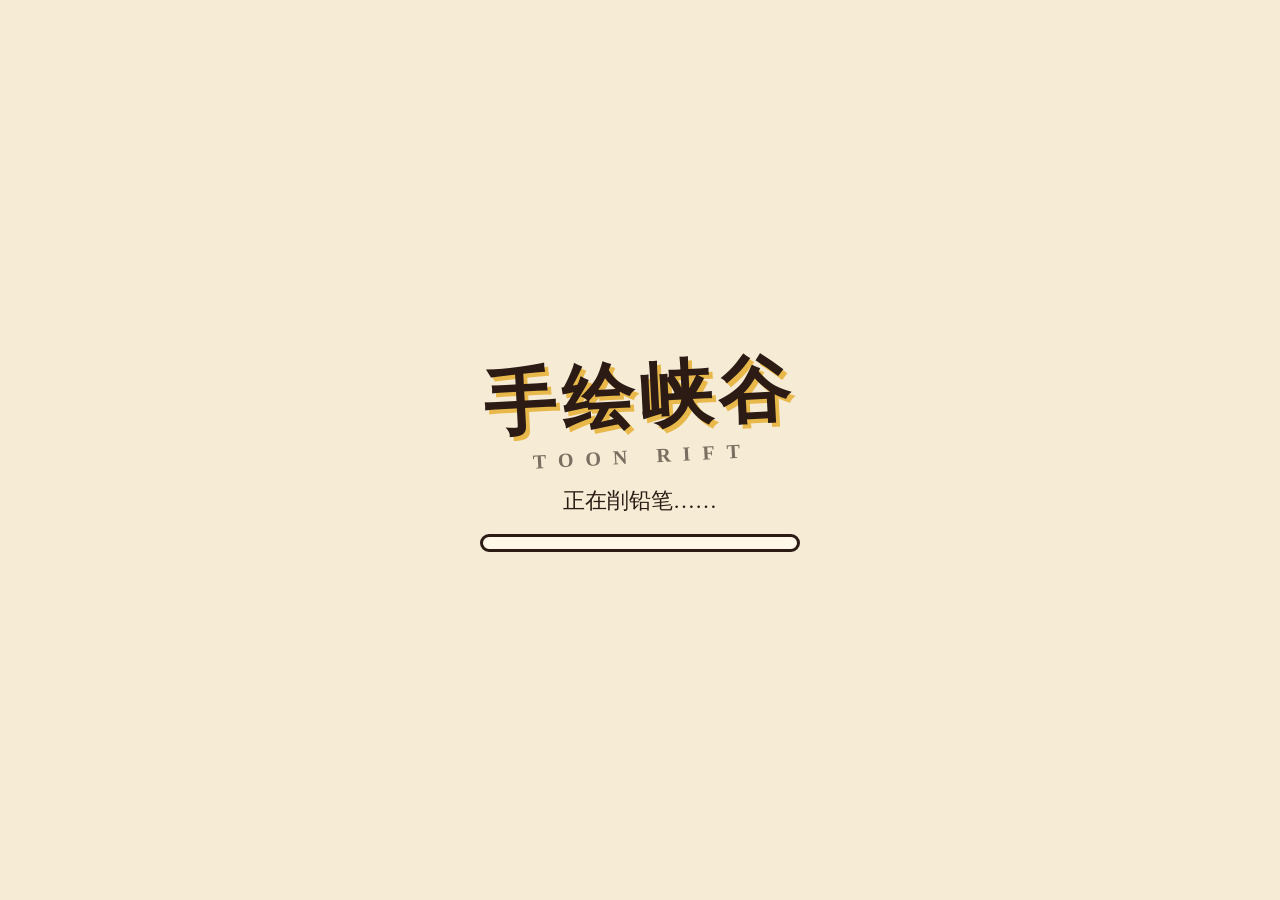
<file: index.html>
<!DOCTYPE html>
<html lang="zh-CN">
<head>
<meta charset="UTF-8">
<meta name="viewport" content="width=device-width, initial-scale=1">
<title>手绘峡谷 v1.5</title>
<meta http-equiv="refresh" content="0; url=toon/">
<style>
  :root { --ink: #2b1b14; --paper: #f6ecd6; --gold: #e8b84a; }
  body { margin: 0; min-height: 100vh; display: grid; place-items: center; background: var(--paper); color: var(--ink); font-family: "KaiTi", "STKaiti", serif; }
  main { text-align: center; padding: 24px; }
  h1 { font-size: 56px; margin: 0 0 8px; transform: rotate(-2deg); text-shadow: 4px 4px 0 var(--gold); }
  a { display: inline-block; margin: 10px 8px; padding: 8px 22px; font-size: 22px; color: var(--ink); text-decoration: none; background: var(--gold); border: 3px solid var(--ink); border-radius: 14px; box-shadow: 4px 4px 0 var(--ink); }
  a.old { background: #fff8e8; font-size: 16px; }
</style>
</head>
<body>
<main>
  <h1>手绘峡谷</h1>
  <p>v1.5 · 正在进入卡通手绘版……</p>
  <a href="toon/">进入手绘峡谷 →</a>
  <a class="old" href="classic.html">旧版（v1.3 走位实验室 / 原版素材峡谷）</a>
</main>
</body>
</html>
</file>
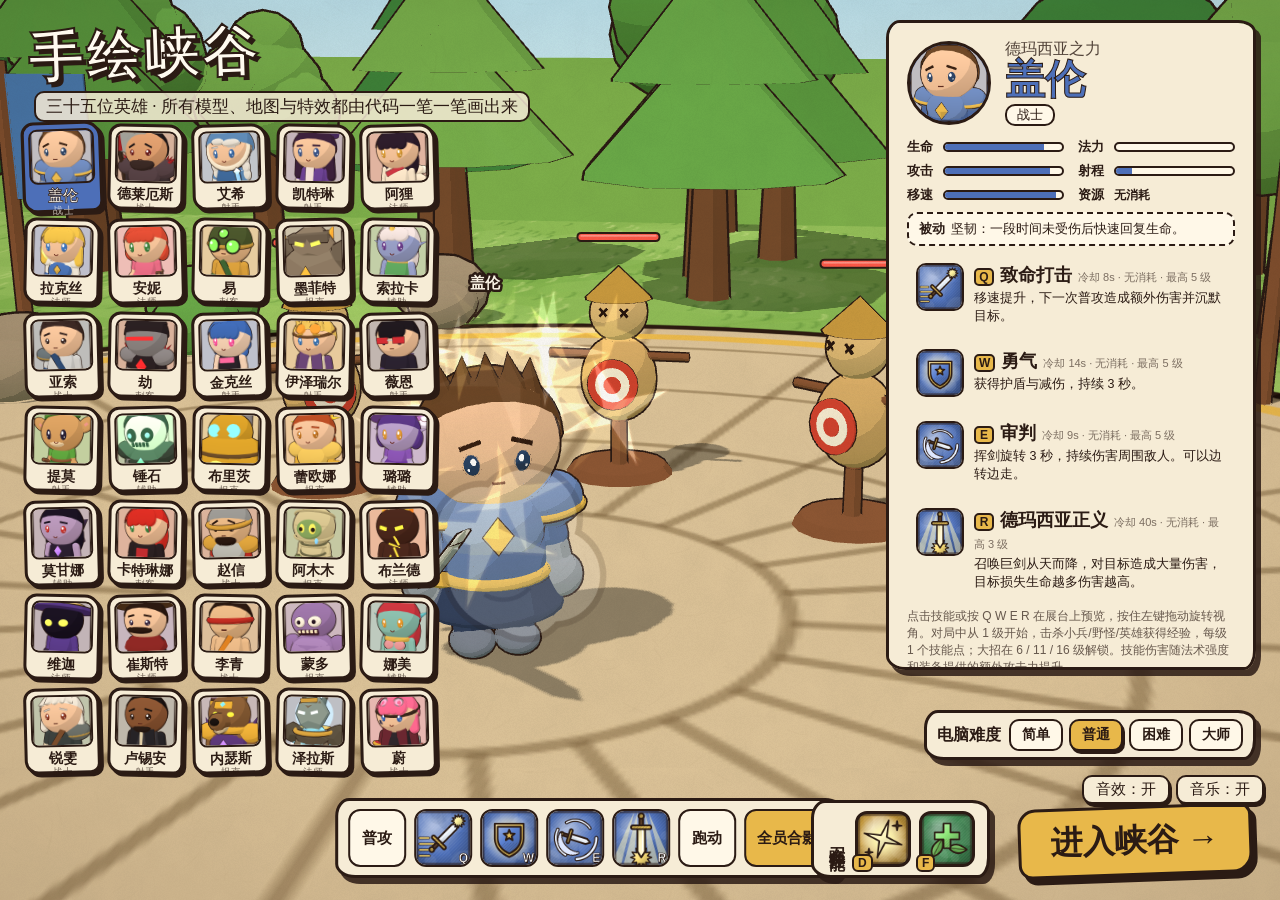
<file: toon/index.html>
<!DOCTYPE html>
<html lang="zh-CN">
<head>
<meta charset="UTF-8">
<meta name="viewport" content="width=device-width, initial-scale=1">
<title>手绘峡谷 · Toon Rift</title>
<script>
// 每次打开都给脚本和样式带上新版本号，避免浏览器用旧缓存（改完代码刷新即生效）
(() => {
  const v = Date.now();
  const mods = ['main', 'toon-kit', 'rig', 'hero-models', 'heroes', 'props', 'vfx', 'units', 'world', 'map', 'ai', 'hud', 'game', 'stage',
    'audio', 'items', 'shop', 'cursor', 'icons', 'indicator', 'summoners'];
  const imports = { three: '../js/vendor/three.module.js' };
  for (const m of mods) imports['./js/' + m + '.js'] = './js/' + m + '.js?v=' + v;
  const map = document.createElement('script');
  map.type = 'importmap'; map.textContent = JSON.stringify({ imports });
  document.currentScript.after(map);
  document.write('<link rel="stylesheet" href="css/toon.css?v=' + v + '">');
  window.__toonVersion = v;
})();
</script>
</head>
<body>
<canvas id="gl"></canvas>
<canvas id="overlay"></canvas>
<div id="paper"></div>

<!-- 加载 -->
<div id="loading">
  <div class="ink-title">手绘峡谷<small>TOON RIFT</small></div>
  <div id="load-msg">正在削铅笔……</div>
  <div class="bar"><i id="load-bar"></i></div>
</div>

<!-- 选人 -->
<section id="select" class="hidden">
  <header class="brand"><h1>手绘峡谷</h1><p>三十五位英雄 · 所有模型、地图与特效都由代码一笔一笔画出来</p></header>
  <div id="roster"></div>
  <aside id="info" class="paper-panel"></aside>
  <div id="stage-ctrl" class="paper-panel">
    <button data-k="A"><span>普攻</span></button>
    <button data-k="Q"></button><button data-k="W"></button><button data-k="E"></button><button data-k="R"></button>
    <button data-k="RUN"><span>跑动</span></button>
    <button id="btn-lineup"><span>全员合影</span></button>
  </div>
  <div id="spell-pick" class="paper-panel"></div>
  <div id="diff-pick" class="paper-panel"></div>
  <button id="start">进入峡谷 <b>→</b></button>
</section>

<!-- 对局 HUD -->
<section id="hud" class="hidden">
  <div id="scoreboard"><span id="score-blue">0</span><em id="clock">00:00</em><span id="score-red">0</span></div>
  <div id="topleft">
    <button id="btn-pause">暂停 (Esc)</button><button id="btn-lock">镜头：锁定 (Y)</button><button id="btn-shop">商店 (P)</button><button id="btn-atk">攻击范围：自动</button><button class="btn-sound">音效：开 (M)</button><button class="btn-music">音乐：开 (N)</button>
    <p>右键移动/攻击 · A 攻击鼠标附近的敌人（附近没有就攻击移动）· 按住 Q W E R 瞄准、松开施放（右键取消） · Shift+Q/W/E/R 加点 · D 闪现 · F 治疗 · 1-6 用药水 · P 商店 · B 回城 · 空格回中 · Tab 战绩</p>
  </div>
  <div id="topright"><div id="target-panel" class="paper-panel hidden"></div><div id="killfeed"></div></div>
  <div id="hud-bottom" class="paper-panel">
    <div id="hud-stats"></div>
    <div class="who"><div class="face-col"><div id="hud-face" class="face"><img id="hud-portrait"><span id="hud-level">1</span></div><div id="hud-gold">💰 0</div></div><div><b id="hud-name"></b><p id="hud-passive"></p></div></div>
    <div id="hud-skills"></div>
    <div class="bars"><div id="hud-hp"><i></i><span></span></div><div id="hud-mp"><i></i><span></span></div></div>
    <div id="hud-points" class="hidden"></div>
    <div class="bag"><div id="hud-items"></div><div id="hud-reserve" class="hidden"></div></div>
    <div id="hud-buffs"></div>
  </div>
  <canvas id="minimap" width="220" height="220"></canvas>
  <div id="hint"></div>
  <div id="channel" class="hidden"><i></i><span></span></div>
  <div id="toast"></div>
  <div id="dead-banner" class="hidden"></div>
  <div id="tabboard" class="hidden"></div>
  <div id="pause" class="hidden"><div class="paper-panel"><h2>暂停</h2><button id="resume">继续游戏</button><button id="quit">回到选人界面</button></div></div>
</section>
<div id="endscreen" class="hidden"></div>
<div id="shop" class="hidden"></div>
<div id="sound-ctl"><button class="btn-sound">音效：开</button><button class="btn-music">音乐：开</button></div>

<script type="module">import './js/main.js';</script>
</body>
</html>
</file>
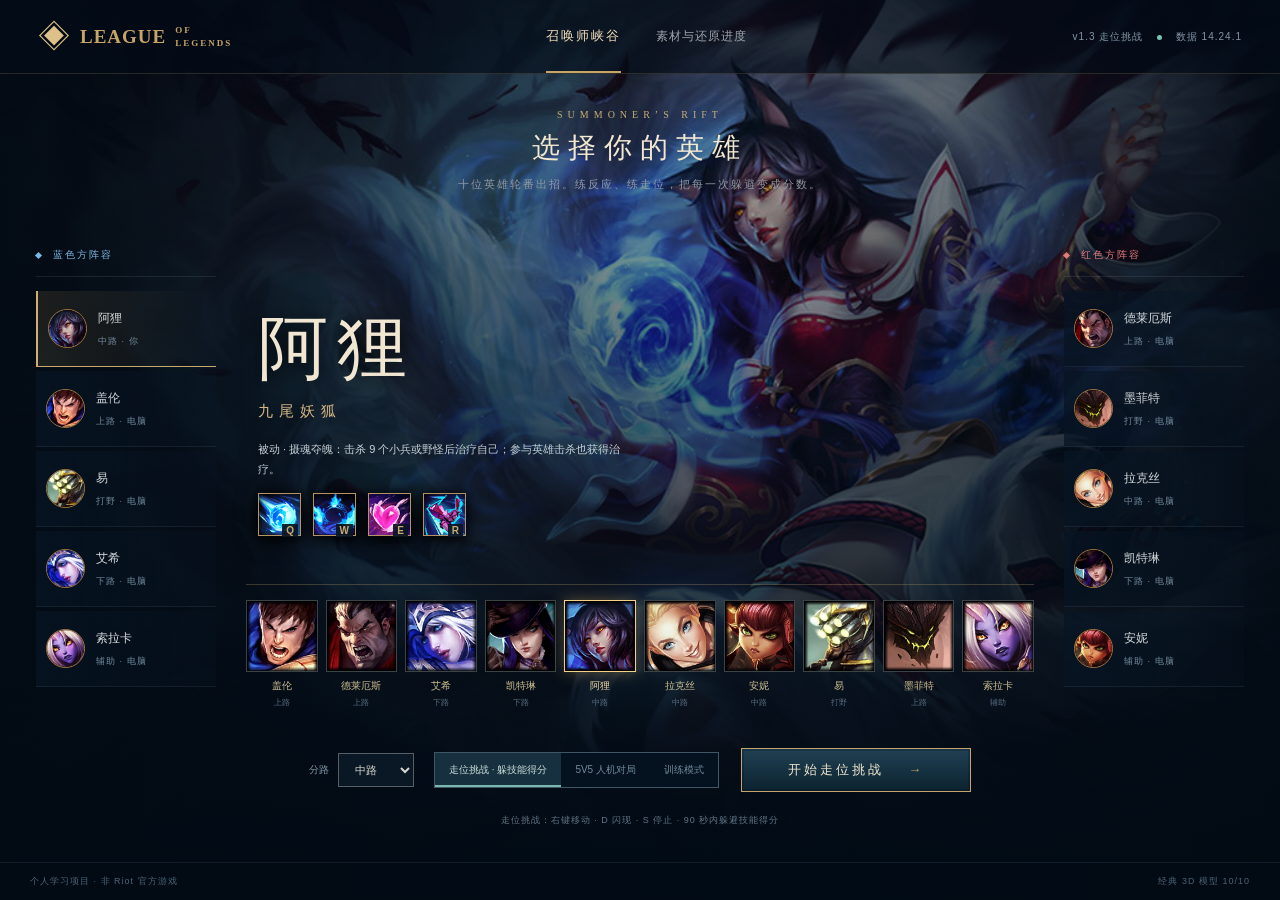
<file: classic.html>
<!DOCTYPE html>
<html lang="zh-CN">
<head>
<meta charset="UTF-8">
<meta name="viewport" content="width=device-width, initial-scale=1">
<title>走位实验室 v1.3 · 十英雄挑战</title>
<link rel="stylesheet" href="css/style.css">
<link rel="stylesheet" href="css/dodge.css">
<script type="importmap">{"imports":{"three":"./js/vendor/three.module.js"}}</script>
</head>
<body>

<!-- ================= 英雄选择 ================= -->
<div id="select-screen">
  <div class="select-shade"></div>
  <nav class="client-nav"><a class="client-brand" href="classic.html"><span>◈</span> LEAGUE <small>OF LEGENDS</small></a><div class="nav-center"><span class="active">召唤师峡谷</span><button id="btn-sources">素材与还原进度</button></div><span class="patch-label">v1.3 走位挑战 <i></i> 数据 14.24.1</span></nav>
  <div class="sel-header">
    <div class="eyebrow">SUMMONER’S RIFT</div>
    <h1>选择你的英雄</h1>
    <div class="sub">十位英雄轮番出招。练反应、练走位，把每一次躲避变成分数。</div>
  </div>
  <div class="sel-main">
    <div class="team-col blue">
      <h3><i></i> 蓝色方阵容</h3>
      <div id="team-blue-list"></div>
    </div>
    <div class="sel-center">
      <div id="champ-grid"></div>
      <div class="sel-detail">
        <div id="sel-portrait"></div>
        <div class="sel-info">
          <h2 id="sel-name"></h2>
          <div class="title" id="sel-title"></div>
          <div class="passive" id="sel-passive"></div>
          <div id="sel-skills"></div>
        </div>
      </div>
    </div>
    <div class="team-col red">
      <h3><i></i> 红色方阵容</h3>
      <div id="team-red-list"></div>
    </div>
  </div>
  <div class="sel-footer">
    <div class="match-options"><label>分路 <select id="role-select"><option value="top">上路</option><option value="jungle">打野</option><option value="mid">中路</option><option value="bot">下路</option><option value="support">辅助</option></select></label><div class="mode-picker"><button class="on" data-mode="dodge">走位挑战 · 躲技能得分</button><button data-mode="classic">5V5 人机对局</button><button data-mode="practice">训练模式</button></div></div>
    <button id="btn-lock">开始走位挑战 <span>→</span></button>
    <div class="select-note">走位挑战：右键移动 · D 闪现 · S 停止 · 90 秒内躲避技能得分</div>
  </div>
  <footer class="client-footer"><span>个人学习项目 · 非 Riot 官方游戏</span><span id="model-status">正在加载经典英雄 3D 模型…</span></footer>
</div>

<!-- ================= 游戏画面 ================= -->
<div id="game-screen">
  <canvas id="game-canvas"></canvas>
  <div id="match-panel"><div class="match-eyebrow">SUMMONER’S RIFT</div><div id="match-mode"></div><div id="practice-controls"><button id="practice-reset">重置状态</button><button id="practice-cooldowns">无限冷却：关</button><button id="practice-wave">生成兵线</button><button id="practice-reveal">全图视野：关</button></div><div id="match-help">右键移动 / 攻击 · A 攻击移动 · 4 放置守卫</div><div id="objective-timers"></div></div>
  <div id="ability-hint"></div>

  <div id="top-frame">
    <span id="score-blue">0</span>
    <span class="swords">⚔</span>
    <span id="game-timer">0:00</span>
    <span class="swords">⚔</span>
    <span id="score-red">0</span>
  </div>

  <div id="killfeed"></div>
  <div id="announce"></div>

  <!-- 底部 HUD -->
  <div id="hud">
    <div id="hud-left">
      <div id="hud-kdainfo">
        <div>K/D/A <b id="hud-kda">0/0/0</b></div>
        <div>补刀 <b id="hud-cs">0</b></div>
        <div id="hud-gold-box">🪙 <span id="hud-gold">500</span></div>
        <button id="btn-shop">商店 (P)</button>
      </div>
      <div id="hud-portrait-wrap" style="position:relative">
        <div id="hud-portrait"></div>
        <div id="hud-level"></div>
      </div>
      <div id="xp-ring"><div id="xp-fill"></div></div>
    </div>
    <div id="hud-center">
      <div id="hud-skills"></div>
      <div id="hp-bar"><div id="hp-fill"></div><div id="hp-shield"></div><div id="hp-text"></div></div>
      <div id="mp-bar"><div id="mp-fill"></div><div id="mp-text"></div></div>
    </div>
    <div id="hud-right">
      <div id="hud-items"></div>
      <div id="hud-stats">
        <div class="row">攻击力 <span id="stat-ad">0</span></div>
        <div class="row">法术强度 <span id="stat-ap">0</span></div>
        <div class="row">护甲 <span id="stat-armor">0</span></div>
        <div class="row">魔抗 <span id="stat-mr">0</span></div>
        <div class="row">攻速 <span id="stat-as">0</span></div>
        <div class="row">移速 <span id="stat-ms">0</span></div>
      </div>
    </div>
  </div>

  <div id="recall-bar"><div id="recall-fill"></div></div>

  <div id="minimap-box"><canvas id="minimap" width="252" height="252"></canvas></div>

  <!-- 商店 -->
  <div id="shop">
    <div id="shop-header">
      <h3>商 店</h3>
      <span class="sg">🪙 <span id="shop-gold">0</span></span>
      <button id="shop-close">✕</button>
    </div>
    <div id="shop-tabs"></div>
    <div id="shop-grid"></div>
    <div id="shop-hint">左键购买，组件自动抵扣 · 装备栏右键出售 · 训练模式可随处购物</div>
  </div>

  <!-- 记分板 -->
  <div id="scoreboard">
    <div class="sb-panel blue"><h3>我方（蓝色方）</h3><div id="sb-blue"></div></div>
    <div class="sb-panel red"><h3>敌方（红色方）</h3><div id="sb-red"></div></div>
  </div>

  <!-- 死亡遮罩 -->
  <div id="death-overlay">
    <div class="dead-text">你已阵亡</div>
    <div id="death-timer">10</div>
  </div>

  <!-- 暂停 / 帮助 -->
  <div id="pause-overlay">
    <div class="pause-box">
      <h2>游戏暂停</h2>
      <div class="help-grid">
        <div><b>右键</b> 移动 / 攻击</div>
        <div><b>Q W E R</b> 释放技能</div>
        <div><b>点 +号</b> 技能加点</div>
        <div><b>D</b> 闪现</div>
        <div><b>F</b> 治疗术</div>
        <div><b>B</b> 回城</div>
        <div><b>P</b> 打开商店</div>
        <div><b>Tab</b> 战绩面板</div>
        <div><b>S</b> 停止</div>
        <div><b>空格</b> 镜头回中</div>
        <div><b>Y</b> 锁定/解锁视角</div>
        <div><b>M</b> 声音开关</div>
      </div>
      <button id="btn-resume">继续游戏</button>
      <button id="btn-select">返回选人</button>
      <button id="btn-surrender">投降</button>
    </div>
  </div>

  <!-- 结束 -->
  <div id="end-screen">
    <div id="end-title"></div>
    <div id="end-stats"></div>
    <button id="btn-again">再 来 一 局</button>
  </div>
</div>

<div id="tooltip"></div>
<dialog id="sources-dialog"><button id="close-sources" class="dialog-close">×</button><div class="eyebrow">PROJECT NOTES</div><h2>素材与还原进度</h2><p>英雄原画、头像、技能图标与基础属性来自 Riot Data Dragon，固定数据版本 14.24.1。原画 CDN 未提供版本隔离，下载时已记录校验值。</p><p>此版本实现 10 套可玩技能、三路建筑、兵线、12 个营地与河蟹、召唤物、草丛视野及地形寻路。地图使用 2024 峡谷地形图与原始导航网格；十位英雄使用经典版本的真实 3D 网格、骨骼和动画。建筑、野怪和多数特效仍为项目绘制，模型年代也未与数据补丁统一，完整数值与联网规则尚未达到 1:1。</p><div class="source-links"><a href="https://developer.riotgames.com/docs/lol" target="_blank" rel="noreferrer">Riot 素材文档 ↗</a><a href="docs/restoration-status.md" target="_blank">完整实现清单 ↗</a><a href="assets/riot/manifest.json" target="_blank">113 份素材来源记录 ↗</a><a href="assets/models/manifest.json" target="_blank">3D 模型来源 ↗</a><a href="assets/map/manifest.json" target="_blank">峡谷地图来源 ↗</a></div><img src="assets/riot/map/map11.png" width="160" height="160" alt="Riot 官方召唤师峡谷小地图参考"><small>官方小地图参考 · 对局使用 2024 峡谷地形与原始网格</small></dialog>

<script src="js/riot-data.js"></script>
<script src="js/data.js"></script>
<script src="js/champions.js"></script>
<script src="js/rift-map.js"></script>
<script src="js/rift-grid.js"></script>
<script src="js/engine.js"></script>
<script src="js/rift-terrain.js"></script>
<script src="js/rift-game.js"></script>
<script src="js/render.js"></script>
<script src="js/rift-render.js"></script>
<script src="js/ui.js"></script>
<script src="js/dodge-core.js"></script>
<script src="js/dodge-ui.js"></script>
<script src="js/main.js"></script>
<script type="module" src="js/champion-models.js"></script>
</body>
</html>
</file>
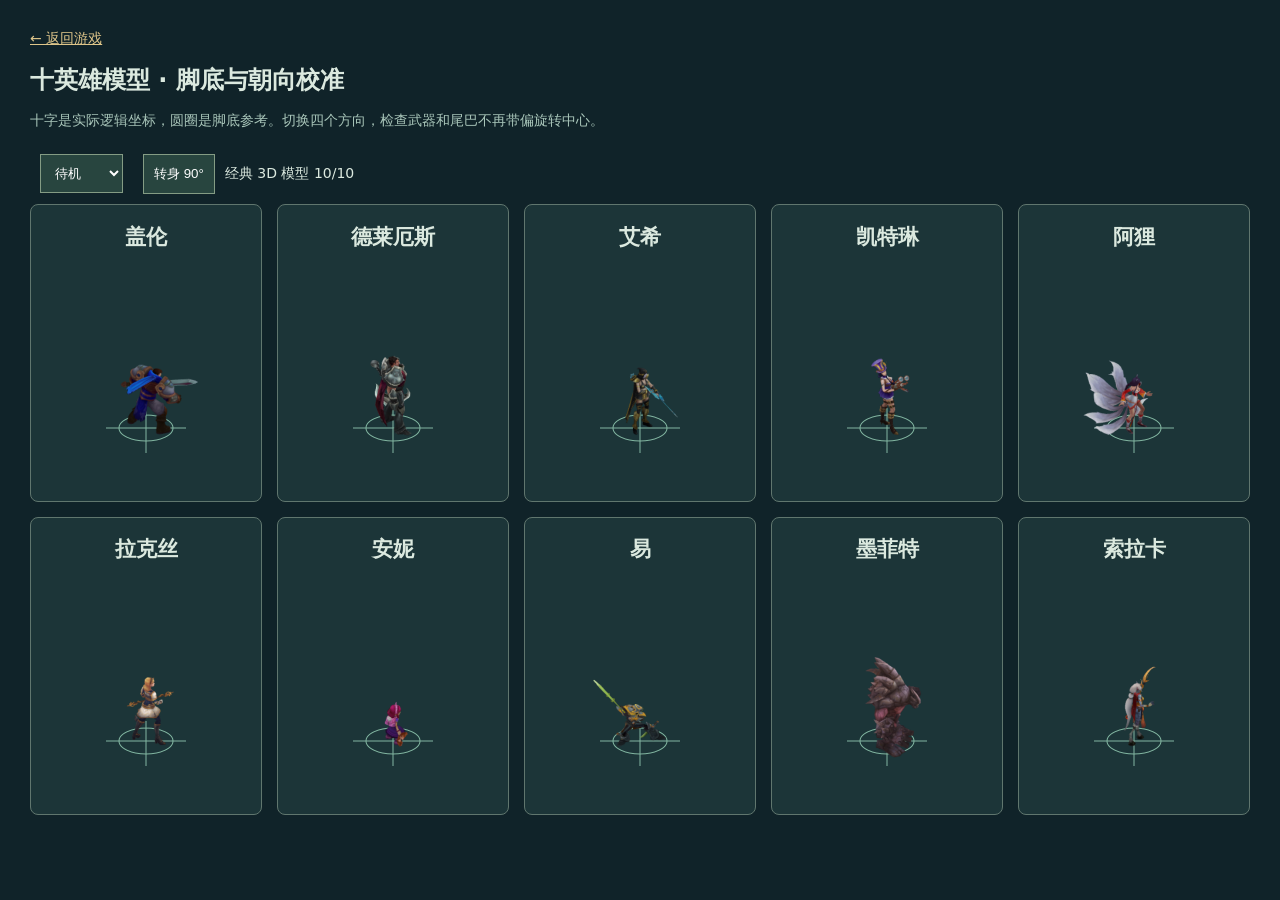
<file: models.html>
<!doctype html><html lang="zh-CN"><meta charset="utf-8"><meta name="viewport" content="width=device-width,initial-scale=1"><title>十英雄模型校准</title><script type="importmap">{"imports":{"three":"./js/vendor/three.module.js"}}</script><style>body{margin:30px;background:#102329;color:#dbe9df;font:14px system-ui}a{color:#dfc68a}h1{font-size:24px}button,select{padding:10px;margin:10px;background:#28453f;color:#fff;border:1px solid #849c84}main{display:grid;grid-template-columns:repeat(auto-fit,minmax(220px,1fr));gap:15px}article{background:#1c3538;border:1px solid #60766e;border-radius:8px;text-align:center}canvas{width:220px;height:230px}p{color:#a8c5b9}</style><a href="index.html">← 返回游戏</a><h1>十英雄模型 · 脚底与朝向校准</h1><p>十字是实际逻辑坐标，圆圈是脚底参考。切换四个方向，检查武器和尾巴不再带偏旋转中心。</p><select id="pose"><option value="idle">待机</option><option value="run">移动</option><option value="q">Q 动画</option></select><button id="turn">转身 90°</button><span id="model-status"></span><main id="grid"></main><script type="module">
import './js/champion-models.js';
const ids=['garen','darius','ashe','caitlyn','ahri','lux','annie','yi','malphite','soraka'],names=['盖伦','德莱厄斯','艾希','凯特琳','阿狸','拉克丝','安妮','易','墨菲特','索拉卡'];let angle=0;
document.getElementById('turn').onclick=()=>angle+=Math.PI/2;
const actors=ids.map((id,i)=>{const card=document.createElement('article');card.innerHTML=`<h2>${names[i]}</h2><canvas width="440" height="460"></canvas>`;document.getElementById('grid').append(card);return {ctx:card.querySelector('canvas').getContext('2d'),unit:{id:'preview-'+id,def:{id},x:110,y:160,order:{type:'stop'},faceAngle:0}};});
function render(now){const t=now/1000,pose=document.getElementById('pose').value;for(const {ctx,unit} of actors){ctx.setTransform(2,0,0,2,0,0);ctx.clearRect(0,0,220,230);ctx.strokeStyle='#83b7a2';ctx.lineWidth=1;ctx.beginPath();ctx.ellipse(110,160,27,13,0,0,7);ctx.moveTo(70,160);ctx.lineTo(150,160);ctx.moveTo(110,140);ctx.lineTo(110,185);ctx.stroke();unit.faceAngle=angle;unit.order.type=pose==='run'?'move':'stop';unit.heroAnim=pose==='q'?{type:'q',start:Math.floor(t/2)*2,dur:1}:null;window.RiftModels.draw(ctx,{t},unit);}requestAnimationFrame(render);}requestAnimationFrame(render);
</script></html>
</file>
<file: toon/css/toon.css>
:root {
  --ink: #2b1b14;
  --paper: #f6ecd6;
  --paper2: #efe0bf;
  --gold: #e8b84a;
  --blue: #4f86d9;
  --red: #d9574f;
  --brush: "KaiTi", "STKaiti", "楷体", "Kaiti SC", serif;
  --body: "Microsoft YaHei", "PingFang SC", sans-serif;
}
* { box-sizing: border-box; }
html, body { margin: 0; height: 100%; overflow: hidden; background: #bfe6f5; font-family: var(--body); color: var(--ink); user-select: none; }
canvas#gl { position: fixed; inset: 0; width: 100%; height: 100%; display: block; }
canvas#overlay { position: fixed; inset: 0; pointer-events: none; z-index: 2; }
#paper { position: fixed; inset: 0; pointer-events: none; z-index: 3; mix-blend-mode: multiply; opacity: .28; background-size: 384px; }
#paper::after { content: ""; position: absolute; inset: 0; background: radial-gradient(ellipse at center, transparent 55%, rgba(60, 35, 15, .45) 100%); }
.hidden { display: none !important; }
button { font-family: var(--brush); color: var(--ink); }
/* 手绘护手鼠标（由 js/cursor.js 生成） */
*, *::before, *::after { cursor: var(--cur, auto) !important; }

.paper-panel {
  background: var(--paper);
  border: 3px solid var(--ink);
  border-radius: 14px 18px 12px 20px / 18px 12px 20px 14px;
  box-shadow: 5px 6px 0 rgba(43, 27, 20, .85);
}

/* ---------- 加载 ---------- */
#loading { position: fixed; inset: 0; z-index: 30; display: flex; flex-direction: column; align-items: center; justify-content: center; gap: 18px; background: var(--paper); }
.ink-title { font-family: var(--brush); font-size: 72px; font-weight: 900; letter-spacing: 6px; transform: rotate(-3deg); text-shadow: 4px 4px 0 var(--gold); text-align: center; }
.ink-title small { display: block; font-size: 20px; letter-spacing: 12px; text-shadow: none; opacity: .6; }
#load-msg { font-family: var(--brush); font-size: 22px; }
.bar { width: 320px; height: 18px; border: 3px solid var(--ink); border-radius: 12px; overflow: hidden; background: #fff8e8; }
.bar i { display: block; height: 100%; width: 0; background: repeating-linear-gradient(-45deg, var(--gold) 0 10px, #f5d27a 10px 20px); transition: width .3s; }

/* ---------- 选人 ---------- */
#select { position: fixed; inset: 0; z-index: 5; pointer-events: none; }
#select > * { pointer-events: auto; }
.brand { position: absolute; left: 28px; top: 14px; pointer-events: none !important; }
.brand h1 { margin: 0; font-family: var(--brush); font-size: 54px; letter-spacing: 4px; transform: rotate(-2deg); color: #fffaf0; -webkit-text-stroke: 2px var(--ink); text-shadow: 4px 4px 0 var(--ink); }
.brand p { margin: 4px 0 0 6px; font-family: var(--brush); font-size: 17px; background: rgba(246, 236, 214, .85); padding: 2px 10px; border-radius: 10px; display: inline-block; border: 2px solid var(--ink); }
#roster { position: absolute; left: 18px; top: 118px; bottom: 104px; display: grid; grid-template-columns: repeat(5, 76px); grid-auto-rows: 86px; gap: 8px; align-content: start; overflow-y: auto; overflow-x: hidden; padding: 6px 10px 10px 6px; }
.card { position: relative; width: 76px; height: 86px; padding: 4px; background: var(--paper); border: 3px solid var(--ink); border-radius: 12px 16px 10px 14px; box-shadow: 3px 3px 0 var(--ink); display: flex; flex-direction: column; align-items: center; transition: transform .12s; }
.card:nth-child(odd) { transform: rotate(-1.5deg); }
.card:nth-child(even) { transform: rotate(1.2deg); }
.card:hover { transform: translateY(-3px) rotate(0); }
.card img { width: 62px; height: 52px; object-fit: cover; border-radius: 8px; border: 2px solid var(--ink); }
.card span { font-family: var(--brush); font-size: 14px; white-space: nowrap; font-weight: 900; margin-top: 3px; }
.card small { font-size: 9.5px; opacity: .7; line-height: 1; }
@media (max-width: 1200px) { #roster { grid-template-columns: repeat(3, 76px); } }
.card.on { background: var(--c); color: #fffaf0; transform: scale(1.06) rotate(-2deg); }
.card.on span { -webkit-text-stroke: .6px var(--ink); }

#info { position: absolute; right: 24px; top: 20px; width: 370px; max-height: calc(100vh - 250px); overflow: auto; padding: 16px 18px; }
.info-head { display: flex; gap: 14px; align-items: center; }
.info-head img { width: 84px; height: 84px; border-radius: 50%; border: 3px solid var(--ink); background: var(--c); }
.info-head small { font-family: var(--brush); font-size: 16px; opacity: .8; }
.info-head h2 { margin: 0; font-family: var(--brush); font-size: 40px; line-height: 1; color: var(--c); -webkit-text-stroke: 1px var(--ink); }
.info-head em { font-style: normal; display: inline-block; margin-top: 4px; padding: 0 10px; border: 2px solid var(--ink); border-radius: 10px; background: #fff8e8; font-size: 13px; }
.stats { margin: 12px 0 6px; display: grid; grid-template-columns: 1fr 1fr; gap: 6px 14px; }
.stat { display: flex; align-items: center; gap: 6px; font-size: 13px; }
.stat span { width: 30px; font-family: var(--brush); font-weight: 900; }
.stat i { flex: 1; height: 10px; border: 2px solid var(--ink); border-radius: 6px; background: #fff8e8; overflow: hidden; }
.stat b { display: block; height: 100%; background: var(--c); }
.passive { font-size: 13px; margin: 8px 0; padding: 6px 10px; background: #fff8e8; border: 2px dashed var(--ink); border-radius: 10px; }
.passive b { font-family: var(--brush); margin-right: 6px; }
.skills { list-style: none; padding: 0; margin: 0; }
.skills li { display: flex; gap: 10px; padding: 7px; margin: 6px 0; border-radius: 10px; cursor: pointer; border: 2px solid transparent; }
.skills li:hover { background: #fff8e8; border-color: var(--ink); }
.skills img { width: 48px; height: 48px; border-radius: 10px; border: 2px solid var(--ink); flex: none; }
.skills h4 { margin: 0 0 2px; font-family: var(--brush); font-size: 18px; }
.skills h4 small { font-family: var(--body); font-size: 11px; opacity: .6; margin-left: 6px; font-weight: 400; }
.skills p { margin: 0; font-size: 12.5px; line-height: 1.45; }
kbd { display: inline-block; min-width: 20px; text-align: center; margin-right: 6px; border: 2px solid var(--ink); border-radius: 5px; background: var(--gold); font-family: var(--body); font-size: 12px; font-weight: 900; padding: 0 3px; }
.tip { font-size: 12px; opacity: .7; margin: 8px 0 0; }

#stage-ctrl { position: absolute; left: 50%; bottom: 22px; transform: translateX(-60%); display: flex; gap: 8px; padding: 8px 10px; }
#stage-ctrl button { position: relative; width: 58px; height: 58px; border: 2px solid var(--ink); border-radius: 12px; background: #fff8e8; padding: 0; overflow: hidden; font-size: 15px; font-weight: 900; }
#stage-ctrl button:hover { transform: translateY(-2px); background: #fff; }
#stage-ctrl button img { width: 100%; height: 100%; display: block; }
#stage-ctrl button img + span { position: absolute; right: 2px; bottom: 0; font-family: var(--body); font-size: 12px; color: #fff; -webkit-text-stroke: .5px var(--ink); text-shadow: 1px 1px 0 var(--ink); }
#btn-lineup { width: 86px !important; background: var(--gold) !important; }
#start { position: absolute; right: 28px; bottom: 24px; font-size: 32px; font-weight: 900; padding: 10px 30px; background: var(--gold); border: 3px solid var(--ink); border-radius: 18px 12px 20px 14px; box-shadow: 5px 6px 0 var(--ink); transform: rotate(-2deg); }
#start:hover { transform: rotate(0) scale(1.05); }
#start b { display: inline-block; transition: transform .2s; }
#start:hover b { transform: translateX(6px); }

/* ---------- HUD ---------- */
#hud { position: fixed; inset: 0; z-index: 4; pointer-events: none; }
#hud button, #hud canvas, #hud-skills, #pause, #hud-bottom { pointer-events: auto; }
#scoreboard { position: absolute; top: 10px; left: 50%; transform: translateX(-50%); display: flex; align-items: center; gap: 10px; padding: 4px 16px; background: var(--paper); border: 3px solid var(--ink); border-radius: 16px; box-shadow: 3px 4px 0 var(--ink); font-family: var(--brush); }
#scoreboard span { font-size: 28px; font-weight: 900; min-width: 36px; text-align: center; }
#score-blue { color: var(--blue); } #score-red { color: var(--red); }
#scoreboard em { font-style: normal; font-size: 18px; padding: 0 10px; border-left: 2px dashed var(--ink); border-right: 2px dashed var(--ink); }
#topleft { position: absolute; left: 12px; top: 10px; display: flex; flex-wrap: wrap; gap: 6px; max-width: 460px; }
#topleft button { font-size: 15px; padding: 3px 12px; border: 2px solid var(--ink); border-radius: 10px; background: var(--paper); box-shadow: 2px 3px 0 var(--ink); }
#topleft p { margin: 0; font-size: 12px; background: rgba(246, 236, 214, .85); border: 2px solid var(--ink); border-radius: 8px; padding: 2px 8px; }
#killfeed { display: flex; flex-direction: column; gap: 5px; align-items: flex-end; }
#killfeed div { display: flex; align-items: center; gap: 6px; padding: 3px 8px; background: var(--paper); border: 2px solid var(--ink); border-radius: 10px; animation: slidein .3s; }
#killfeed img { width: 32px; height: 32px; border-radius: 50%; border: 3px solid; }
#killfeed i { width: 30px; height: 30px; border-radius: 50%; border: 2px solid var(--ink); color: #fff; font-style: normal; font-family: var(--brush); display: grid; place-items: center; }
@keyframes slidein { from { transform: translateX(40px); opacity: 0; } }

#hud-bottom { position: absolute; left: 50%; bottom: 12px; transform: translateX(-50%); display: grid; grid-template-columns: auto auto auto auto; grid-template-rows: auto auto; gap: 6px 14px; padding: 10px 14px 12px; align-items: center; }
.who { grid-row: span 2; display: flex; align-items: center; gap: 8px; max-width: 250px; }
.face { position: relative; flex: none; width: 86px; height: 86px; border-radius: 50%; padding: 5px; --xp: 0; background: conic-gradient(#b58aff calc(var(--xp) * 360deg), #4a3a30 0); border: 3px solid var(--ink); }
.face img { width: 100%; height: 100%; border-radius: 50%; border: 2px solid var(--ink); display: block; }
#hud-level { position: absolute; right: -6px; bottom: -4px; min-width: 28px; height: 28px; padding: 0 4px; border-radius: 14px; background: var(--gold); border: 3px solid var(--ink); display: grid; place-items: center; font: 900 15px "Comic Sans MS", var(--body); }
.who b { font-family: var(--brush); font-size: 16px; }
.who p { margin: 2px 0 0; font-size: 11px; line-height: 1.35; opacity: .75; }
#hud-skills { display: flex; gap: 7px; align-items: flex-end; }
.slot { position: relative; width: 58px; height: 58px; border: 3px solid var(--ink); border-radius: 12px; overflow: visible; background: #333; --cd: 0; }
.slot.small { width: 44px; height: 44px; margin-left: 4px; }
.slot img { width: 100%; height: 100%; border-radius: 9px; display: block; }
.slot .cd { position: absolute; inset: 0; border-radius: 9px; background: conic-gradient(rgba(20, 12, 8, .72) calc(var(--cd) * 360deg), transparent 0); }
.slot .cdt { position: absolute; inset: 0; display: grid; place-items: center; font-family: "Comic Sans MS", var(--body); font-weight: 900; font-size: 20px; color: #fff; text-shadow: 2px 2px 0 var(--ink), -1px -1px 0 var(--ink); pointer-events: none; }
.slot b { position: absolute; left: -6px; bottom: -8px; background: var(--gold); border: 2px solid var(--ink); border-radius: 6px; font-size: 12px; padding: 0 4px; font-family: var(--body); }
.slot.locked img { filter: grayscale(1) brightness(.6); }
.slot .tip { display: none; position: absolute; bottom: 72px; left: 50%; transform: translateX(-50%); width: 240px; padding: 8px 10px; background: var(--paper); border: 3px solid var(--ink); border-radius: 12px; box-shadow: 3px 4px 0 var(--ink); z-index: 10; }
.slot:hover .tip { display: block; }
.slot .tip h4 { margin: 0 0 4px; font-family: var(--brush); font-size: 18px; }
.slot .tip h4 small { font-family: var(--body); font-size: 11px; opacity: .6; }
.slot .tip p { margin: 0; font-size: 12.5px; line-height: 1.45; }
.bars { display: flex; flex-direction: column; gap: 3px; }
#hud-mp { position: relative; height: 15px; border: 3px solid var(--ink); border-radius: 8px; background: #3a3440; overflow: hidden; }
#hud-mp i { position: absolute; left: 0; top: 0; bottom: 0; background: repeating-linear-gradient(90deg, #5aa0ff 0 22px, #4a90ee 22px 24px); transition: width .15s; }
#hud-mp span { position: absolute; inset: 0; display: grid; place-items: center; font-size: 11px; font-weight: 900; color: #fff; text-shadow: 1px 1px 0 var(--ink), -1px -1px 0 var(--ink); }
#hud-points { position: absolute; left: 50%; top: -70px; transform: translateX(-50%) rotate(-1deg); white-space: nowrap; font-family: var(--brush); font-size: 17px; font-weight: 900; padding: 2px 14px; background: var(--gold); border: 3px solid var(--ink); border-radius: 12px; box-shadow: 3px 3px 0 var(--ink); animation: bob 1s ease-in-out infinite alternate; }
@keyframes bob { to { transform: translateX(-50%) translateY(-4px) rotate(1deg); } }
.slot .learn { display: none; position: absolute; left: 50%; top: -30px; transform: translateX(-50%); width: 26px; height: 26px; border-radius: 50%; background: var(--gold); border: 3px solid var(--ink); font: 900 18px/20px var(--body); text-align: center; cursor: pointer; animation: bob 0.6s ease-in-out infinite alternate; z-index: 3; }
.slot .learn.show { display: block; }
.slot .pips { position: absolute; left: 3px; right: 3px; bottom: -9px; display: flex; justify-content: center; gap: 2px; }
.slot .pips u { width: 8px; height: 5px; border: 1.5px solid var(--ink); border-radius: 2px; background: #6a5a50; }
.slot .pips u.on { background: #ffe27a; }
.slot .cost { position: absolute; right: 2px; top: 1px; font: 900 11px var(--body); font-style: normal; color: #bfe0ff; text-shadow: 1px 1px 0 var(--ink), -1px -1px 0 var(--ink); }
.slot.unlearned img { filter: grayscale(1) brightness(.45); }
.slot.nomana img { filter: saturate(.4) brightness(.7) hue-rotate(180deg); }
#hud-hp { position: relative; height: 22px; border: 3px solid var(--ink); border-radius: 10px; background: #4a3a30; overflow: hidden; }
#hud-hp i { position: absolute; left: 0; top: 0; bottom: 0; background: repeating-linear-gradient(90deg, #6fd46a 0 22px, #5fc45a 22px 24px); transition: width .15s; }
#hud-hp span { position: absolute; inset: 0; display: grid; place-items: center; font-size: 13px; font-weight: 900; color: #fff; text-shadow: 1px 1px 0 var(--ink), -1px -1px 0 var(--ink); }
#hud-buffs { position: absolute; left: 100px; top: -20px; display: flex; gap: 4px; }
#hud-buffs i { font-style: normal; font-family: var(--brush); font-size: 13px; width: 24px; height: 24px; display: grid; place-items: center; border: 2px solid var(--ink); border-radius: 50%; background: var(--gold); }
#minimap { position: absolute; right: 12px; bottom: 12px; width: 220px; height: 220px; border-radius: 12px; box-shadow: 4px 5px 0 var(--ink); cursor: crosshair; transform: rotate(0.8deg); }
#hint { position: absolute; left: 50%; bottom: 150px; transform: translateX(-50%); font-family: var(--brush); font-size: 20px; color: #fff; text-shadow: 2px 2px 0 var(--ink); opacity: 0; transition: opacity .2s; }
#hint.show { opacity: 1; }
#toast { position: absolute; left: 50%; top: 22%; transform: translateX(-50%); font-family: var(--brush); font-size: 44px; font-weight: 900; -webkit-text-stroke: 2px var(--ink); text-shadow: 4px 4px 0 var(--ink); opacity: 0; white-space: nowrap; }
#toast.show { animation: toast 2.4s ease-out forwards; }
@keyframes toast { 0% { opacity: 0; transform: translateX(-50%) scale(.4) rotate(-6deg); } 12% { opacity: 1; transform: translateX(-50%) scale(1.12) rotate(-2deg); } 20% { transform: translateX(-50%) scale(1) rotate(-2deg); } 80% { opacity: 1; } 100% { opacity: 0; transform: translateX(-50%) translateY(-20px) rotate(-2deg); } }
#dead-banner { position: absolute; left: 50%; top: 40%; transform: translateX(-50%); font-family: var(--brush); font-size: 30px; padding: 10px 28px; background: rgba(40, 30, 40, .78); color: #fff; border: 3px solid var(--ink); border-radius: 16px; }
#tabboard { position: absolute; left: 50%; top: 80px; transform: translateX(-50%); background: var(--paper); border: 3px solid var(--ink); border-radius: 16px; box-shadow: 5px 6px 0 var(--ink); padding: 12px 18px; }
#tabboard h3 { margin: 0 0 8px; font-family: var(--brush); font-size: 24px; }
#tabboard .cols { display: flex; gap: 20px; }
#tabboard table { border-collapse: collapse; font-size: 14px; }
#tabboard th { font-family: var(--brush); font-size: 18px; text-align: left; padding: 4px; }
#tabboard .blue th { color: var(--blue); } #tabboard .red th { color: var(--red); }
#tabboard td { padding: 3px 8px; border-top: 1px dashed rgba(43, 27, 20, .4); }
#tabboard img { width: 30px; height: 30px; border-radius: 50%; border: 2px solid var(--ink); }
#tabboard tr.me { background: #fff3c0; }
#pause { position: absolute; inset: 0; display: grid; place-items: center; background: rgba(43, 27, 20, .35); }
#pause .paper-panel { padding: 20px 40px; display: flex; flex-direction: column; gap: 12px; align-items: center; }
#pause h2 { margin: 0; font-family: var(--brush); font-size: 40px; }
#pause button, #endscreen button { font-size: 22px; padding: 6px 26px; border: 3px solid var(--ink); border-radius: 12px; background: var(--gold); box-shadow: 3px 4px 0 var(--ink); }
#endscreen { position: fixed; inset: 0; z-index: 20; display: grid; place-items: center; background: rgba(43, 27, 20, .45); }
.end-card { background: var(--paper); border: 4px solid var(--ink); border-radius: 22px; box-shadow: 8px 8px 0 var(--ink); padding: 26px 48px; text-align: center; animation: pop .5s; }
.end-card h1 { margin: 0; font-family: var(--brush); font-size: 96px; -webkit-text-stroke: 3px var(--ink); text-shadow: 6px 6px 0 var(--ink); }
.end-card.win h1 { color: var(--gold); } .end-card.lose h1 { color: #9aa6c0; }
.end-card p { font-family: var(--brush); font-size: 22px; }
.end-stats { margin: 10px 0 18px; font-size: 14px; }
@keyframes pop { from { transform: scale(.3) rotate(-10deg); opacity: 0; } }
.stat em { font-style: normal; font-size: 12px; font-weight: 700; }

/* ---------- 背包与金币 ---------- */
.bag { grid-column: 4; grid-row: 1 / span 2; display: flex; flex-direction: column; align-items: center; gap: 4px; }
#hud-items { display: grid; grid-template-columns: repeat(3, 38px); gap: 4px; }
.inv { position: relative; width: 38px; height: 38px; border: 2.5px solid var(--ink); border-radius: 8px; background: #fff8e8; }
.inv.empty { background: rgba(43, 27, 20, .12); border-style: dashed; }
.inv img { width: 100%; height: 100%; border-radius: 5px; display: block; }
.inv b { position: absolute; right: 1px; bottom: -1px; font: 900 12px var(--body); color: #fff; text-shadow: 1px 1px 0 var(--ink), -1px -1px 0 var(--ink); }
.inv u { position: absolute; left: 2px; top: 0; font: 900 10px var(--body); text-decoration: none; color: #fff; text-shadow: 1px 1px 0 var(--ink); }
.inv .tip { display: none; position: absolute; bottom: 46px; right: 0; width: 230px; padding: 8px 10px; background: var(--paper); border: 3px solid var(--ink); border-radius: 12px; box-shadow: 3px 4px 0 var(--ink); z-index: 10; }
.inv:hover .tip { display: block; }
.inv .tip h4 { margin: 0 0 4px; font-family: var(--brush); font-size: 17px; }
.inv .tip p { margin: 0 0 4px; font-size: 12.5px; line-height: 1.5; }
.inv .tip small { font-size: 11px; opacity: .65; }
#hud-gold { font: 900 17px "Comic Sans MS", var(--body); color: #b8860b; text-shadow: 1px 1px 0 #fff3c0; }
#sound-ctl { position: fixed; right: 16px; bottom: 96px; z-index: 6; display: flex; gap: 6px; }
#sound-ctl button, #topleft .btn-sound, #topleft .btn-music { font-size: 15px; padding: 3px 12px; border: 2px solid var(--ink); border-radius: 10px; background: var(--paper); box-shadow: 2px 3px 0 var(--ink); }
body.in-game #sound-ctl { display: none; }

/* ---------- 商店 ---------- */
#shop { position: fixed; inset: 0; z-index: 15; display: grid; place-items: center; background: rgba(43, 27, 20, .25); }
.shop-card { width: min(900px, 94vw); max-height: 86vh; display: flex; flex-direction: column; padding: 14px 18px; }
.shop-card header { display: flex; align-items: center; gap: 14px; }
.shop-card h2 { margin: 0; font-family: var(--brush); font-size: 34px; transform: rotate(-2deg); }
.shop-gold { font: 900 22px "Comic Sans MS", var(--body); color: #b8860b; }
.shop-where { font-size: 13px; padding: 2px 10px; border-radius: 10px; background: #d8f0c0; border: 2px solid var(--ink); }
.shop-where.warn { background: #ffd8c8; }
.shop-x { margin-left: auto; font-size: 26px; width: 40px; height: 40px; border: 3px solid var(--ink); border-radius: 50%; background: #fff8e8; }
.shop-tabs { display: flex; gap: 6px; margin: 10px 0; }
.shop-tabs button { font-size: 17px; padding: 3px 16px; border: 2.5px solid var(--ink); border-radius: 12px 12px 4px 4px; background: #efe0bf; }
.shop-tabs button.on { background: var(--gold); transform: translateY(-2px); }
.shop-body { display: flex; gap: 14px; min-height: 0; flex: 1; }
.shop-grid { flex: 1; display: grid; grid-template-columns: repeat(auto-fill, minmax(96px, 1fr)); gap: 10px; overflow: auto; align-content: start; padding: 4px; max-height: 52vh; }
.shop-item { display: flex; flex-direction: column; align-items: center; padding: 6px 4px; border: 2.5px solid var(--ink); border-radius: 12px; background: #fff8e8; text-align: center; transition: transform .1s; }
.shop-item:hover { transform: translateY(-2px) rotate(-1deg); }
.shop-item.on { background: #fff0b0; box-shadow: 0 0 0 3px var(--gold); }
.shop-item.poor { opacity: .55; }
.shop-item img { width: 52px; height: 52px; border-radius: 10px; border: 2px solid var(--ink); }
.shop-item span { font-family: var(--brush); font-size: 14px; font-weight: 900; margin-top: 3px; line-height: 1.15; }
.shop-item b { font: 900 13px var(--body); color: #b8860b; }
.shop-detail { width: 250px; padding: 10px 12px; background: #fff8e8; border: 2.5px dashed var(--ink); border-radius: 14px; overflow: auto; max-height: 52vh; }
.shop-detail img { width: 64px; height: 64px; border-radius: 12px; border: 3px solid var(--ink); float: left; margin-right: 10px; }
.shop-detail h3 { margin: 2px 0; font-family: var(--brush); font-size: 22px; }
.shop-detail .price { font: 900 15px var(--body); color: #b8860b; }
.shop-detail ul { clear: both; padding-left: 18px; margin: 12px 0 6px; font-size: 14px; line-height: 1.6; }
.shop-detail p { font-size: 13px; line-height: 1.5; margin: 6px 0; }
.shop-detail em { font-style: normal; font-weight: 900; color: #a0522d; }
.shop-detail .buy { width: 100%; margin-top: 8px; font-size: 22px; padding: 6px; border: 3px solid var(--ink); border-radius: 12px; background: var(--gold); box-shadow: 3px 3px 0 var(--ink); }
.shop-detail .buy:disabled { background: #d8d0c0; box-shadow: none; opacity: .8; }
.shop-card footer { display: flex; align-items: center; gap: 12px; margin-top: 12px; font-size: 13px; }
.shop-inv { display: flex; gap: 6px; }
.shop-detail .from { margin: 8px 0; font-size: 13px; }
.shop-detail .from img { float: none; width: 30px; height: 30px; margin: 4px 2px 0; vertical-align: middle; border-width: 2px; border-radius: 7px; }
.shop-detail .from i { font-style: normal; font-weight: 900; }
.shop-detail .from small { display: block; color: #3a8a3a; font-weight: 700; }
.shop-detail .price s { opacity: .5; }
/* 合成路线、预定 */
.shop-item.part { opacity: .85; }
.shop-item.part b::after { content: ' 可买组件'; font-size: 10px; color: #3a8a3a; }
.shop-item { position: relative; cursor: pointer; user-select: none; }
.shop-item.reserved::before { content: '📌'; position: absolute; right: 2px; top: 0; font-size: 16px; }
.shop-detail h4 { margin: 8px 0 4px; font-family: var(--brush); font-size: 15px; clear: both; }
.recipe small { display: block; color: #3a8a3a; font-weight: 700; font-size: 12px; margin-top: 4px; }
.tree, .tree ul { list-style: none; margin: 0; padding: 0; display: flex; justify-content: center; }
.tree ul { padding-top: 12px; position: relative; }
.tree li { position: relative; padding: 12px 3px 0; display: flex; flex-direction: column; align-items: center; }
.tree > li { padding-top: 0; }
.tree ul::before { content: ''; position: absolute; top: 0; left: 50%; height: 12px; border-left: 2px solid var(--ink); }
.tree ul > li::before { content: ''; position: absolute; top: 0; left: 0; right: 0; border-top: 2px solid var(--ink); }
.tree ul > li:first-child::before { left: 50%; } .tree ul > li:last-child::before { right: 50%; }
.tree ul > li:only-child::before { display: none; }
.tree ul > li::after { content: ''; position: absolute; top: 0; left: 50%; height: 12px; border-left: 2px solid var(--ink); }
.shop-detail .node { position: relative; display: inline-flex; flex-direction: column; align-items: center; cursor: pointer; user-select: none; }
.shop-detail .node img { float: none; margin: 0; width: 38px; height: 38px; border-width: 2.5px; border-radius: 9px; }
.shop-detail .tree > li > .node img { width: 46px; height: 46px; }
.shop-detail .node b { font: 900 11px var(--body); color: #b8860b; }
.shop-detail .node.cur img { box-shadow: 0 0 0 3px var(--gold); }
.shop-detail .node.have img { filter: saturate(.4) brightness(1.1); box-shadow: 0 0 0 3px #5ab05a; }
.shop-detail .node i { position: absolute; right: -4px; top: -4px; width: 16px; height: 16px; border-radius: 50%; background: #5ab05a; color: #fff; font: 900 11px/16px var(--body); text-align: center; border: 1.5px solid var(--ink); font-style: normal; }
.shop-detail .node:hover img { transform: translateY(-2px); }
.into { display: flex; flex-wrap: wrap; gap: 4px; align-items: center; }
.into h4 { width: 100%; }
.shop-detail .into .node img { width: 34px; height: 34px; }
.shop-detail .btns { display: flex; gap: 6px; clear: both; }
.shop-detail .btns .buy { flex: 1; }
.shop-detail .buy.part { font-size: 15px; background: #bfe6a0; }
.shop-detail .reserve { margin-top: 8px; padding: 4px 8px; border: 3px solid var(--ink); border-radius: 12px; background: #fff8e8; font-size: 14px; white-space: nowrap; }
.shop-detail .reserve.on { background: #ffd8c8; }
.shop-res { display: inline-flex; align-items: center; gap: 4px; font-size: 13px; padding: 2px 8px; border: 2px dashed var(--ink); border-radius: 10px; background: #fff3c0; cursor: pointer; }
.shop-res img { width: 22px; height: 22px; border-radius: 5px; border: 1.5px solid var(--ink); }
#hud-reserve { display: flex; align-items: center; gap: 4px; width: 122px; padding: 1px 3px; border: 2px dashed var(--ink); border-radius: 8px; background: #fff3c0; cursor: pointer; font: 700 10px var(--body); }
#hud-reserve img { width: 20px; height: 20px; border-radius: 4px; border: 1.5px solid var(--ink); }
#hud-reserve div { flex: 1; height: 6px; border: 1.5px solid var(--ink); border-radius: 4px; background: #fff; overflow: hidden; }
#hud-reserve div i { display: block; height: 100%; background: var(--gold); }
#hud-reserve span { white-space: nowrap; }

/* ---------- 属性栏 / 头像下金币 ---------- */
#hud-stats { grid-column: 1; grid-row: 1 / span 2; display: grid; grid-template-columns: repeat(2, 62px); gap: 3px 8px; padding-right: 10px; border-right: 2px dashed rgba(43, 27, 20, .35); }
#hud-stats div { display: flex; align-items: center; gap: 4px; }
#hud-stats img { width: 20px; height: 20px; border-radius: 5px; border: 1.5px solid var(--ink); }
#hud-stats span { font: 900 13px "Comic Sans MS", var(--body); }
.who { grid-column: 2; grid-row: 1 / span 2; }
#hud-skills { grid-column: 3; grid-row: 1; }
.bars { grid-column: 3; grid-row: 2; }
.face-col { display: flex; flex-direction: column; align-items: center; gap: 2px; }
.face-col #hud-gold { font-size: 16px; white-space: nowrap; }
#topleft #btn-atk { font-size: 15px; padding: 3px 12px; border: 2px solid var(--ink); border-radius: 10px; background: var(--paper); box-shadow: 2px 3px 0 var(--ink); }
.who .face-col { flex: none; }
.who > div:last-child { width: 150px; flex: none; }

/* ---------- 右上角目标面板 ---------- */
#topright { position: absolute; right: 12px; top: 10px; display: flex; flex-direction: column; align-items: flex-end; gap: 8px; }
#target-panel { width: 250px; padding: 8px 10px 10px; animation: slidein .2s; }
.tp-head { display: flex; align-items: center; gap: 8px; }
.tp-head img, .tp-head i { width: 46px; height: 46px; border-radius: 50%; border: 3px solid var(--ink); flex: none; }
.tp-head i { display: grid; place-items: center; font-style: normal; font-family: var(--brush); font-size: 22px; color: #fff; text-shadow: 1px 1px 0 var(--ink); }
.tp-name { flex: 1; min-width: 0; }
.tp-name b { display: block; font-family: var(--brush); font-size: 19px; }
.tp-name small { font-size: 11px; opacity: .7; }
.tp-head em { font: 900 15px "Comic Sans MS", var(--body); font-style: normal; min-width: 28px; height: 28px; display: grid; place-items: center; border-radius: 50%; background: var(--gold); border: 3px solid var(--ink); }
.tp-bar { position: relative; height: 15px; margin-top: 5px; border: 2.5px solid var(--ink); border-radius: 7px; background: #4a3a30; overflow: hidden; }
.tp-bar.mp { height: 11px; margin-top: 3px; background: #3a3440; }
.tp-bar i { position: absolute; left: 0; top: 0; bottom: 0; background: #ff5a4a; transition: width .12s; }
.tp-bar.mp i { background: #5aa0ff; }
.tp-bar span { position: absolute; inset: 0; display: grid; place-items: center; font-size: 10.5px; font-weight: 900; color: #fff; text-shadow: 1px 1px 0 var(--ink), -1px -1px 0 var(--ink); line-height: 1; }
.tp-stats { display: grid; grid-template-columns: repeat(3, 1fr); gap: 3px 6px; margin-top: 7px; }
.tp-stats div { display: flex; align-items: center; gap: 4px; }
.tp-stats img { width: 18px; height: 18px; border-radius: 4px; border: 1.5px solid var(--ink); }
.tp-stats span { font: 900 12.5px "Comic Sans MS", var(--body); }
.tp-items { display: flex; gap: 3px; margin-top: 7px; }
.tp-items img, .tp-items u { width: 30px; height: 30px; border-radius: 6px; border: 2px solid var(--ink); }
.tp-items u { background: rgba(43, 27, 20, .12); border-style: dashed; }
.tp-kda { margin-top: 5px; font-size: 12px; font-weight: 700; }

/* ---------- 回城读条 ---------- */
#channel { position: absolute; left: 50%; bottom: 245px; transform: translateX(-50%) rotate(-1deg); width: 280px; height: 26px; border: 3px solid var(--ink); border-radius: 14px; background: rgba(43, 27, 20, .7); overflow: hidden; box-shadow: 3px 4px 0 var(--ink); }
#channel i { position: absolute; left: 0; top: 0; bottom: 0; background: repeating-linear-gradient(-45deg, #8fd0ff 0 12px, #bfe6ff 12px 24px); }
#channel span { position: absolute; inset: 0; display: grid; place-items: center; font-family: var(--brush); font-size: 16px; font-weight: 900; color: #fff; text-shadow: 1px 1px 0 var(--ink), -1px -1px 0 var(--ink); }

/* ---------- 商店老板 ---------- */
.shop-card { position: relative; }
.shop-boss { position: absolute; left: -96px; top: -30px; display: flex; flex-direction: column; align-items: center; pointer-events: none; }
.shop-boss img { width: 118px; height: 118px; border-radius: 50%; border: 4px solid var(--ink); box-shadow: 4px 5px 0 var(--ink); background: #f3e6c8; transform: rotate(-4deg); }
.shop-boss .bubble { position: absolute; left: 96px; top: -58px; width: 250px; margin: 0; padding: 8px 12px; background: #fffaf0; border: 3px solid var(--ink); border-radius: 18px 18px 18px 4px; box-shadow: 3px 3px 0 var(--ink); font-family: var(--brush); font-size: 16px; font-weight: 900; line-height: 1.35; }
.shop-boss .bubble.pop { animation: bubble .35s ease-out; }
@keyframes bubble { 0% { transform: scale(.5) rotate(-6deg); opacity: 0; } 70% { transform: scale(1.06); } 100% { transform: scale(1); } }
.shop-card header { padding-left: 34px; }

/* ---------- 阵亡：画面褪成灰色 ---------- */
#gl, #overlay { transition: filter .9s ease; }
body.dead #gl, body.dead #overlay { filter: grayscale(1) brightness(.72) contrast(1.08); }
body.dead #paper { opacity: .45; }

/* ---------- 召唤师技能选择 ---------- */
#spell-pick { position: absolute; right: 290px; bottom: 22px; display: flex; align-items: center; gap: 8px; padding: 8px 12px; }
#spell-pick > b { font-family: var(--brush); font-size: 16px; writing-mode: vertical-rl; letter-spacing: 2px; }
#spell-pick .sp { position: relative; width: 56px; height: 56px; padding: 0; border: 3px solid var(--ink); border-radius: 12px; overflow: visible; background: #333; }
#spell-pick .sp img { width: 100%; height: 100%; border-radius: 9px; display: block; }
#spell-pick .sp span { position: absolute; left: -6px; bottom: -8px; background: var(--gold); border: 2px solid var(--ink); border-radius: 6px; font: 900 12px var(--body); padding: 0 4px; }
#spell-pick .sp:hover { transform: translateY(-2px); }
.sp-grid { position: absolute; right: 0; bottom: 84px; width: 440px; display: grid; grid-template-columns: repeat(3, 1fr); gap: 8px; padding: 12px; background: var(--paper); border: 3px solid var(--ink); border-radius: 16px; box-shadow: 5px 6px 0 var(--ink); }
.sp-grid p { grid-column: 1 / -1; margin: 0; font-family: var(--brush); font-size: 18px; }
.sp-grid button { display: grid; grid-template-columns: 44px 1fr; grid-template-rows: auto auto; column-gap: 6px; text-align: left; padding: 5px; border: 2px solid var(--ink); border-radius: 10px; background: #fff8e8; }
.sp-grid button.on { background: #fff0b0; }
.sp-grid button:hover { background: #fff; }
.sp-grid img { grid-row: span 2; width: 44px; height: 44px; border-radius: 8px; border: 2px solid var(--ink); }
.sp-grid span { font-family: var(--brush); font-size: 15px; font-weight: 900; }
.sp-grid small { font-size: 11px; opacity: .6; }
.sp-grid em { display: none; }
.sp-grid button:hover em { display: block; position: absolute; left: 12px; right: 12px; top: -44px; font-style: normal; font-size: 12px; background: #fffaf0; border: 2px solid var(--ink); border-radius: 8px; padding: 4px 8px; }
.sp-grid { position: absolute; }
#diff-pick { position: absolute; right: 24px; bottom: 140px; display: flex; align-items: center; gap: 6px; padding: 6px 10px; }
#diff-pick > b { font-family: var(--brush); font-size: 16px; margin-right: 2px; }
#diff-pick button { font: 900 14px var(--body); padding: 5px 11px; border: 2px solid var(--ink); border-radius: 10px; background: #fff8e8; cursor: pointer; }
#diff-pick button:hover { background: #fff; transform: translateY(-1px); }
#diff-pick button.on { background: var(--gold); box-shadow: 2px 3px 0 var(--ink); }
#diff-pick button[data-d="master"].on { background: #ff8a6a; }
</file>
<file: css/style.css>
/* ============ 英雄联盟 · 网页复刻版 样式 ============ */
* { margin:0; padding:0; box-sizing:border-box; user-select:none; }
:root {
  --gold:#c8aa6e; --gold-dark:#785a28; --gold-light:#f0e6d2;
  --bg:#010a13; --bg2:#0a1428; --panel:#0b1826; --line:#1e2328;
  --blue:#0ac8b9; --hp:#2ec27e; --mp:#3f6fd8;
}
html,body { width:100%; height:100%; overflow:hidden; background:var(--bg);
  font-family:"Microsoft YaHei","PingFang SC",sans-serif; color:var(--gold-light); }

/* ================= 英雄选择 ================= */
#select-screen {
  position:fixed; inset:0; display:flex; flex-direction:column; align-items:center;
  background: radial-gradient(ellipse at 50% -20%, #12305a 0%, #061426 45%, #010a13 100%);
}
.sel-header { margin-top:26px; text-align:center; }
.sel-header h1 {
  font-size:34px; letter-spacing:14px; font-weight:700;
  background:linear-gradient(180deg,#f0e6d2,#c8aa6e 55%,#785a28);
  -webkit-background-clip:text; background-clip:text; color:transparent;
}
.sel-header .sub { color:#a09b8c; font-size:13px; letter-spacing:4px; margin-top:6px; }
.sel-main { flex:1; display:flex; width:100%; max-width:1500px; padding:24px 30px; gap:24px; min-height:0; }
.team-col { width:220px; display:flex; flex-direction:column; gap:10px; }
.team-col h3 { font-size:14px; letter-spacing:3px; padding-bottom:8px; border-bottom:1px solid var(--gold-dark); }
.team-col.red h3 { color:#e57a7a; }
.team-col.blue h3 { color:#7ab8e5; }
.team-row { display:flex; align-items:center; gap:10px; font-size:13px; color:#cdbe91;
  background:rgba(10,20,40,.5); border:1px solid #1c2b3a; padding:6px 10px; border-radius:4px; }
.team-row.me { border-color:var(--gold); color:var(--gold-light); box-shadow:0 0 10px rgba(200,170,110,.25); }
.sel-center { flex:1; display:flex; flex-direction:column; align-items:center; min-width:0; }
#champ-grid { display:flex; gap:18px; flex-wrap:wrap; justify-content:center; padding:10px; }
.champ-card { cursor:pointer; text-align:center; transition:transform .15s; }
.champ-card:hover { transform:scale(1.08); }
.champ-card .cc-name { margin-top:6px; font-size:13px; color:#cdbe91; }
.champ-card.picked .portrait { border-color:var(--blue); box-shadow:0 0 18px rgba(10,200,185,.7); }
.champ-card.picked .cc-name { color:var(--blue); }

.portrait {
  width:64px; height:64px; border-radius:50%;
  border:3px solid var(--gold-dark);
  background: radial-gradient(circle at 35% 30%, color-mix(in srgb, var(--pc) 80%, #fff 20%), var(--pc) 55%, #000 130%);
  display:flex; align-items:center; justify-content:center; margin:0 auto; overflow:hidden;
}
.portrait.hero-art { background:#081519; border-color:#a8773d; }
.portrait.hero-art img { width:100%; height:100%; object-fit:cover; transform:scale(1.12); filter:saturate(1.08) contrast(1.06); }
.portrait span { font-size:28px; font-weight:800; color:#fff; text-shadow:0 2px 6px rgba(0,0,0,.8); }
.portrait.sm { width:34px; height:34px; border-width:2px; }
.portrait.sm span { font-size:16px; }
.portrait.lg { width:110px; height:110px; }
.portrait.lg span { font-size:48px; }
.portrait.lg.hero-art { width:132px; height:132px; box-shadow:0 0 26px rgba(222,144,52,.28); }

.sel-detail { margin-top:20px; display:flex; align-items:center; gap:26px;
  background:rgba(6,16,30,.75); border:1px solid var(--gold-dark); border-radius:8px;
  padding:22px 34px; max-width:760px; }
.sel-info h2 { font-size:28px; color:var(--gold-light); }
.sel-info .title { color:#a09b8c; font-size:14px; margin-top:2px; letter-spacing:2px; }
.sel-info .passive { color:#6f9fc8; font-size:12px; margin-top:10px; max-width:420px; line-height:1.6; }
#sel-skills { display:flex; gap:12px; margin-top:14px; }
.sel-skill { position:relative; width:46px; height:46px; border:2px solid var(--gold-dark); border-radius:6px;
  background:#08131f; display:flex; align-items:center; justify-content:center; cursor:default; }
.sel-skill .ss-icon { font-size:22px; }
.sel-skill .ss-key { position:absolute; bottom:-2px; right:2px; font-size:10px; color:var(--gold); font-weight:700; }
.sel-skill .ss-tip { display:none; position:absolute; bottom:56px; left:50%; transform:translateX(-50%);
  width:250px; background:#04101c; border:1px solid var(--gold-dark); border-radius:6px;
  padding:10px 12px; font-size:12px; line-height:1.7; color:#cdbe91; z-index:10; }
.sel-skill:hover .ss-tip { display:block; }
.sel-footer { padding:24px; }
#btn-lock {
  font-family:inherit; font-size:18px; letter-spacing:8px; cursor:pointer;
  color:var(--gold-light); background:linear-gradient(180deg,#1e2d50,#0c1a30);
  border:2px solid var(--gold); border-radius:4px; padding:12px 70px;
  transition:all .15s;
}
#btn-lock:hover { box-shadow:0 0 20px rgba(200,170,110,.5); background:linear-gradient(180deg,#2a3c66,#12233f); }

/* ================= 游戏画面 ================= */
#game-screen { display:none; position:fixed; inset:0; }
#game-canvas { position:absolute; inset:0; cursor:crosshair; }

/* 顶部：比分与时间 */
#top-frame {
  position:absolute; top:0; left:50%; transform:translateX(-50%);
  display:flex; align-items:center; gap:16px;
  background:linear-gradient(180deg,rgba(1,10,19,.95),rgba(1,10,19,.6));
  border:1px solid var(--gold-dark); border-top:none; border-radius:0 0 8px 8px;
  padding:6px 26px; font-size:16px; z-index:5;
}
#score-blue { color:#4fc3f7; font-weight:700; font-size:20px; }
#score-red { color:#ef6e5e; font-weight:700; font-size:20px; }
#top-frame .swords { color:#8a8578; font-size:13px; }
#game-timer { color:#cdbe91; font-size:14px; min-width:44px; text-align:center; }

/* 击杀信息 */
#killfeed { position:absolute; top:60px; right:14px; display:flex; flex-direction:column; gap:5px; z-index:5; align-items:flex-end; }
.kf-item { background:rgba(1,10,19,.85); border:1px solid #2c3640; border-radius:4px;
  padding:4px 10px; font-size:12.5px; transition:opacity .6s; }
.kf-item.fade { opacity:0; }
.kf-ally { color:#7ab8e5; } .kf-enemy { color:#e57a6a; } .kf-x { color:#8a8578; margin:0 4px; }

/* 中央播报 */
#announce { position:absolute; top:16%; left:50%; transform:translateX(-50%);
  display:flex; flex-direction:column; align-items:center; gap:6px; z-index:6; pointer-events:none; }
.announce-item { font-size:32px; font-weight:800; letter-spacing:6px; opacity:0; transform:scale(.7);
  transition:all .25s; text-shadow:0 2px 12px rgba(0,0,0,.9); }
.announce-item.small { font-size:16px; letter-spacing:2px; font-weight:600; }
.announce-item.show { opacity:1; transform:scale(1); }

/* ---------- 底部 HUD ---------- */
#hud {
  position:absolute; bottom:0; left:50%; transform:translateX(-50%);
  display:flex; align-items:flex-end; gap:14px; z-index:5;
  background:linear-gradient(180deg, rgba(6,16,28,.92), rgba(1,8,15,.97));
  border:1px solid var(--gold-dark); border-bottom:none; border-radius:10px 10px 0 0;
  padding:10px 18px 8px;
}
#hud-left { display:flex; align-items:center; gap:10px; }
#hud-portrait { position:relative; }
#hud-level {
  position:absolute; right:-4px; bottom:-4px; width:22px; height:22px; z-index:2;
  background:#04101c; border:1.5px solid var(--gold); border-radius:50%;
  color:var(--gold-light); font-size:11px; font-weight:700;
  display:flex; align-items:center; justify-content:center;
}
#xp-ring { width:5px; height:64px; background:#0c1a26; border:1px solid #223; border-radius:3px;
  position:relative; overflow:hidden; }
#xp-fill { position:absolute; bottom:0; left:0; width:100%; background:linear-gradient(180deg,#9c7bff,#5f3fd8); }
#hud-kdainfo { font-size:11.5px; color:#a09b8c; line-height:1.8; min-width:86px; }
#hud-kdainfo b { color:var(--gold-light); font-weight:600; }
#hud-gold-box { color:#f0d87a; font-size:13px; font-weight:700; }
#btn-shop { margin-top:4px; background:#0c1c2c; color:var(--gold); border:1px solid var(--gold-dark);
  border-radius:4px; font-size:11px; padding:3px 10px; cursor:pointer; font-family:inherit; }
#btn-shop:hover { background:#14283c; }

#hud-center { display:flex; flex-direction:column; gap:6px; }
#hud-skills { display:flex; gap:7px; align-items:flex-end; }
.skill { position:relative; width:52px; height:52px; border:2px solid var(--gold-dark); border-radius:6px;
  background:#08131f; display:flex; align-items:center; justify-content:center; cursor:pointer; }
.skill.summ { width:40px; height:40px; opacity:.95; margin-left:3px; }
.skill .skill-icon { font-size:25px; pointer-events:none; }
.skill.summ .skill-icon { font-size:19px; }
.skill.locked { filter:grayscale(1) brightness(.45); }
.skill.nomana .skill-icon { filter:saturate(.2) brightness(.6); }
.skill-key { position:absolute; bottom:-7px; left:50%; transform:translateX(-50%);
  background:#04101c; border:1px solid var(--gold-dark); border-radius:3px;
  font-size:9.5px; padding:0 5px; color:var(--gold); font-weight:700; pointer-events:none; }
.skill-cd { display:none; position:absolute; inset:0; background:rgba(2,8,16,.82); border-radius:4px;
  align-items:center; justify-content:center; font-size:17px; font-weight:700; color:#fff; pointer-events:none; }
.skill-pips { position:absolute; top:-6px; left:50%; transform:translateX(-50%); display:flex; gap:2px; pointer-events:none; }
.skill-pips i { width:6px; height:3.5px; background:#20303c; border:.5px solid #000; }
.skill-pips i.on { background:var(--gold); }
.skill-up { display:none; position:absolute; top:-24px; left:50%; transform:translateX(-50%);
  width:20px; height:16px; background:linear-gradient(180deg,#2a4a2a,#153015);
  border:1px solid #58c458; border-radius:3px; color:#8f8; font-size:12px; font-weight:700;
  align-items:center; justify-content:center; cursor:pointer; z-index:3;
  animation:pulse-up 1s infinite; }
@keyframes pulse-up { 50% { box-shadow:0 0 10px rgba(120,255,120,.8); } }

#hp-bar,#mp-bar { position:relative; width:100%; height:15px; background:#08131f;
  border:1px solid #000; border-radius:3px; overflow:hidden; }
#mp-bar { height:11px; }
#hp-fill { height:100%; background:linear-gradient(180deg,#4fdc8f,#1e9950); transition:width .12s; }
#mp-fill { height:100%; background:linear-gradient(180deg,#5f8fe8,#2c4fa8); transition:width .12s; }
#hp-shield { position:absolute; top:0; right:0; height:100%; background:rgba(255,255,255,.55); }
#hp-text,#mp-text { position:absolute; inset:0; display:flex; align-items:center; justify-content:center;
  font-size:10px; color:#fff; text-shadow:0 1px 2px #000; letter-spacing:1px; }

#hud-right { display:flex; align-items:flex-end; gap:12px; }
#hud-items { display:grid; grid-template-columns:repeat(3,34px); grid-template-rows:repeat(2,34px); gap:4px; }
.item-slot { border:1.5px solid #2c3a46; border-radius:4px; background:#060f18;
  display:flex; align-items:center; justify-content:center; font-size:18px; }
.item-slot.filled { border-color:var(--gold-dark); background:#0c1826; }
#hud-stats { font-size:11px; color:#a09b8c; line-height:1.65; min-width:112px; }
#hud-stats span { color:var(--gold-light); font-weight:600; }
#hud-stats .row { display:flex; justify-content:space-between; gap:8px; }

/* 回城条 */
#recall-bar { display:none; position:absolute; bottom:150px; left:50%; transform:translateX(-50%);
  width:220px; height:12px; background:#08131f; border:1px solid var(--gold-dark); border-radius:6px; z-index:6; overflow:hidden; }
#recall-fill { height:100%; background:linear-gradient(90deg,#4f9fe8,#9fd8ff); }

/* 小地图 */
#minimap-box { position:absolute; right:8px; bottom:8px; z-index:5;
  border:2px solid var(--gold-dark); border-radius:4px; background:#000; }
#minimap { display:block; cursor:pointer; }

/* 提示 */
#tooltip { display:none; position:fixed; z-index:50; width:300px;
  background:rgba(3,13,24,.97); border:1px solid var(--gold-dark); border-radius:6px;
  padding:11px 13px; font-size:12.5px; line-height:1.75; color:#cdbe91; pointer-events:none; }
#tooltip b { color:var(--gold-light); }
.tip-dim { color:#7a8a94; font-size:11.5px; }

/* 商店 */
#shop { display:none; position:absolute; left:14px; bottom:14px; z-index:8;
  width:480px; max-height:72vh; flex-direction:column;
  background:rgba(2,12,22,.97); border:1.5px solid var(--gold-dark); border-radius:8px; }
#shop-header { display:flex; align-items:center; justify-content:space-between;
  padding:10px 16px; border-bottom:1px solid var(--gold-dark); }
#shop-header h3 { font-size:16px; letter-spacing:4px; color:var(--gold-light); }
#shop-header .sg { color:#f0d87a; font-size:13px; font-weight:700; }
#shop-close { cursor:pointer; color:#a09b8c; font-size:18px; background:none; border:none; }
#shop-close:hover { color:#fff; }
#shop-tabs { display:flex; border-bottom:1px solid #1c2b3a; }
.shop-tab { flex:1; text-align:center; padding:8px 0; font-size:13px; cursor:pointer; color:#8a8578; letter-spacing:3px; }
.shop-tab.on { color:var(--gold-light); background:rgba(200,170,110,.1); border-bottom:2px solid var(--gold); }
#shop-grid { overflow-y:auto; padding:8px; display:flex; flex-direction:column; gap:5px; }
.shop-item { display:flex; align-items:center; gap:12px; padding:7px 10px;
  border:1px solid #14212e; border-radius:5px; cursor:pointer; background:rgba(8,18,30,.6); }
.shop-item:hover { border-color:var(--gold-dark); background:rgba(20,35,52,.8); }
.si-icon { font-size:24px; width:34px; text-align:center; }
.si-body { flex:1; min-width:0; }
.si-name { font-size:13.5px; color:var(--gold-light); }
.si-stats { font-size:11px; color:#7a9a84; margin-top:2px; }
.si-price { color:#f0d87a; font-size:13px; font-weight:700; }
#shop-hint { padding:7px 14px; font-size:11px; color:#6a7a84; border-top:1px solid #14212e; }

/* 记分板 */
#scoreboard { display:none; position:absolute; inset:0; z-index:9;
  background:rgba(1,6,12,.88); align-items:center; justify-content:center; gap:34px; }
.sb-panel { background:rgba(4,14,26,.95); border:1.5px solid var(--gold-dark); border-radius:8px; padding:18px 22px; }
.sb-panel h3 { text-align:center; margin-bottom:12px; letter-spacing:4px; font-size:15px; }
.sb-panel.blue h3 { color:#7ab8e5; } .sb-panel.red h3 { color:#e57a6a; }
.sb-table { border-collapse:collapse; font-size:13px; }
.sb-table th { color:#7a8a94; font-weight:400; font-size:11px; padding:4px 10px; }
.sb-table td { padding:6px 10px; text-align:center; color:#cdbe91; }
.sb-table tr.me td { color:var(--gold-light); }
.sb-table tr.me .sb-name { color:#f0d87a; }
.sb-name { text-align:left !important; min-width:110px; }
.sb-lvl { color:#6a7a84; font-size:11px; margin-left:6px; }
.sb-gold { color:#f0d87a; }
.sb-items { letter-spacing:2px; font-size:15px; min-width:120px; text-align:left !important; }

/* 死亡遮罩 */
#death-overlay { display:none; position:absolute; inset:0; z-index:7;
  background:radial-gradient(circle, rgba(40,0,0,.25), rgba(10,0,0,.6));
  align-items:center; justify-content:center; flex-direction:column; pointer-events:none; }
#death-overlay .dead-text { font-size:34px; color:#e0b0b0; letter-spacing:8px; text-shadow:0 0 20px #000; }
#death-timer { font-size:60px; color:#fff; font-weight:800; margin-top:10px; text-shadow:0 0 24px rgba(255,80,80,.6); }

/* 暂停 */
#pause-overlay { display:none; position:absolute; inset:0; z-index:10;
  background:rgba(1,6,12,.9); align-items:center; justify-content:center; }
.pause-box { background:rgba(4,14,26,.97); border:1.5px solid var(--gold-dark); border-radius:10px;
  padding:30px 44px; text-align:center; max-width:560px; }
.pause-box h2 { letter-spacing:8px; margin-bottom:18px; color:var(--gold-light); }
.help-grid { text-align:left; font-size:13px; line-height:2.1; color:#a5b0a0; columns:2; column-gap:36px; margin-bottom:20px; }
.help-grid b { color:var(--gold); display:inline-block; min-width:58px; }
.pause-box button { font-family:inherit; cursor:pointer; margin:0 8px; padding:9px 30px; font-size:14px;
  letter-spacing:3px; border-radius:4px; }
#btn-resume { background:linear-gradient(180deg,#1e2d50,#0c1a30); color:var(--gold-light); border:1.5px solid var(--gold); }
#btn-surrender { background:#1a0c0c; color:#c88; border:1.5px solid #663; }

/* 结束 */
#end-screen { display:none; position:absolute; inset:0; z-index:12;
  background:radial-gradient(circle, rgba(2,10,20,.85), rgba(0,2,6,.97));
  align-items:center; justify-content:center; flex-direction:column; gap:18px; }
#end-title { font-size:96px; font-weight:900; letter-spacing:30px; text-indent:30px; }
#end-title.win { background:linear-gradient(180deg,#fff6d8,#f0d87a 40%,#a8842c);
  -webkit-background-clip:text; background-clip:text; color:transparent;
  filter:drop-shadow(0 0 30px rgba(240,216,122,.5)); }
#end-title.lose { color:#5a6a7a; filter:drop-shadow(0 0 20px rgba(90,110,140,.4)); }
#end-stats { color:#a09b8c; font-size:16px; letter-spacing:2px; }
#btn-again { font-family:inherit; cursor:pointer; margin-top:14px; font-size:16px; letter-spacing:6px;
  padding:12px 54px; border-radius:4px; color:var(--gold-light);
  background:linear-gradient(180deg,#1e2d50,#0c1a30); border:2px solid var(--gold); }
#btn-again:hover { box-shadow:0 0 20px rgba(200,170,110,.5); }
/* ================= Rift client, 10 champion edition ================= */
button,select{font-family:inherit}button:focus-visible,select:focus-visible,a:focus-visible,.sel-skill:focus-visible{outline:2px solid #f1d392;outline-offset:4px}
#select-screen{background-position:57% 42%;background-size:cover;background-color:#071321;isolation:isolate;overflow-y:auto}
.select-shade{position:absolute;inset:0;z-index:-1;background:linear-gradient(90deg,rgba(2,11,20,.95),rgba(2,11,20,.28) 58%,rgba(2,11,20,.92)),linear-gradient(0deg,#010b15 4%,rgba(1,11,21,.78) 27%,transparent 80%);pointer-events:none}
.client-nav{display:flex;align-items:center;justify-content:space-between;width:100%;height:74px;min-height:74px;padding:0 38px;border-bottom:1px solid #b89a5d35;background:#020c17a8;gap:24px}
.client-brand{text-decoration:none;color:#c7a566;font:700 19px Georgia,serif;letter-spacing:1px;display:flex;align-items:center;gap:9px}.client-brand>span{font:32px Georgia;color:#dec18a}.client-brand small{font-size:9px;letter-spacing:2px;max-width:45px;line-height:13px}.nav-center{display:flex;align-items:center;gap:35px;height:100%;font-size:13px;letter-spacing:2px}.nav-center .active{height:100%;display:flex;align-items:center;border-bottom:2px solid #c7a566;color:#f0ddba}.nav-center button{border:0;background:none;color:#9ea5ab;cursor:pointer;font-size:12px;letter-spacing:1px}.patch-label{font-size:10px;color:#8295a5;letter-spacing:1px;white-space:nowrap}.patch-label i{display:inline-block;width:5px;height:5px;border-radius:50%;background:#7ac4b4;margin:0 10px}
.sel-header{margin-top:24px}.eyebrow{font:10px Georgia,serif;letter-spacing:5px;color:#c9ad76;margin-bottom:9px}.sel-header h1{font-size:28px;letter-spacing:8px;font-weight:400;color:#f2e7d1;background:none}.sel-header .sub{font-size:11px;letter-spacing:2px;color:#9099a4;margin-top:10px}
.sel-main{max-width:1530px;padding:20px 36px 0;gap:30px;min-height:350px}.team-col{width:180px;padding-top:24px;flex-shrink:0}.team-col h3{font-size:10px;letter-spacing:2px;border-color:#899b9b28;margin-bottom:4px;padding-bottom:14px;font-weight:400}.team-col h3 i{display:inline-block;width:5px;height:5px;background:currentColor;margin-right:7px;transform:rotate(45deg)}.team-row{border:0;border-bottom:1px solid #93acbc1b;border-radius:0;background:linear-gradient(90deg,#071423c2,#07142340);padding:12px 9px;gap:11px;margin-bottom:4px;min-height:67px}.team-row.me{border-left:2px solid #cbb078;background:linear-gradient(90deg,#b3965624,#07142322);box-shadow:none}.team-row .portrait{width:39px;height:39px;min-width:39px;margin:0;border-width:1px}.team-row strong{display:block;font-size:12px;font-weight:500;color:#d4d9dc;margin-bottom:5px}.team-row span{font-size:9px;color:#728b9d;letter-spacing:1px}
.sel-center{justify-content:flex-end;position:relative;min-height:335px}.sel-detail{order:-1;align-items:flex-end;align-self:flex-start;flex:1;margin:0;padding:12px 12px 25px;background:none;border:0;border-radius:0;width:100%;gap:0}.sel-detail #sel-portrait{display:none}.sel-info{filter:drop-shadow(0 2px 10px #000)}.sel-info h2{font:500 56px 'Microsoft YaHei',sans-serif;letter-spacing:9px;margin-bottom:6px}.sel-info .title{font-size:15px;letter-spacing:6px;color:#d6b786}.sel-info .passive{color:#c6d1d8;font-size:11px;line-height:1.85;max-width:380px;margin-top:18px}.sel-skill{width:43px;height:43px;border:1px solid #b49460;border-radius:0;box-shadow:0 2px 8px #0008}.sel-skill .ss-icon{width:100%;height:100%}.ss-icon img{width:100%;height:100%;display:block;object-fit:cover}.ss-key{background:#091523eb;padding:1px 4px;z-index:1}.sel-skill:focus .ss-tip{display:block}.sel-skill .ss-tip{bottom:54px;background:#07131ff5;color:#cbd4d9;font-size:11px;border-radius:0;line-height:1.8}
#champ-grid{width:100%;display:grid;grid-template-columns:repeat(10,minmax(0,1fr));gap:8px;padding:15px 0;border-top:1px solid #c8aa6e45}.champ-card{min-width:0;background:none;border:0;color:inherit;padding:0}.champ-card .portrait{width:100%;height:auto;aspect-ratio:1;border:1px solid #69747580;border-radius:0;transition:border-color .2s,box-shadow .2s;filter:saturate(.8)}.champ-card .portrait img{transform:scale(1.03)}.champ-card .cc-name{font-size:10px;white-space:nowrap;letter-spacing:0;margin-top:7px}.champ-card .cc-role{font-size:8px;color:#596e80;margin-top:4px}.champ-card.picked .portrait{border-color:#f0d18f;box-shadow:0 0 14px #c6a56160;filter:saturate(1.15)}.champ-card.picked .cc-name{color:#eed7aa}.champ-card:hover{transform:translateY(-3px)}
.sel-footer{display:flex;align-items:center;gap:22px;flex-wrap:wrap;justify-content:center;padding:17px 20px 20px;width:100%;max-width:1000px}.match-options{display:flex;align-items:center;gap:20px;font-size:10px;color:#8195a5}.match-options label{display:flex;align-items:center;gap:9px}.match-options select{background:#0a1825;border:1px solid #556066;color:#d5d6ce;padding:9px 20px 9px 12px;font-size:11px;outline-offset:3px}.mode-picker{display:flex;border:1px solid #405566}.mode-picker button{padding:10px 14px;background:#04121f;color:#728a9a;border:0;font-size:10px;cursor:pointer}.mode-picker button.on{background:#16303f;color:#c9ddd9;box-shadow:inset 0 -2px #77baad}
#btn-lock{font-size:13px;letter-spacing:3px;border:1px solid #c5a56b;border-radius:0;background:linear-gradient(180deg,#204154,#0c222f);padding:12px 26px;min-width:230px;color:#f1e7ce;box-shadow:inset 0 0 0 2px #050d1640}#btn-lock span{margin-left:18px;color:#c1a16a}.select-note{width:100%;text-align:center;color:#607584;font-size:9px;letter-spacing:1px}.client-footer{width:100%;display:flex;justify-content:space-between;gap:10px;padding:12px 30px;border-top:1px solid #38526540;font-size:9px;color:#4a6376;letter-spacing:1px}
.skill-icon img,.item-slot img,.si-icon img{width:100%;height:100%;object-fit:cover;display:block}.skill-icon{overflow:hidden}.skill{border-radius:0}.skill.recast{border-color:#76e6cb;box-shadow:0 0 14px #83efd950}.skill-key{background:#06101dcc;padding:1px 4px}.sb-items img{width:24px;height:24px}.si-icon{min-width:38px;width:38px;height:38px;font-size:25px}.item-slot{overflow:hidden}.portrait.hero-art img{filter:none}
#match-panel{position:absolute;top:20px;left:22px;color:#c9d3ce;z-index:5;max-width:290px;padding:14px 17px;background:linear-gradient(110deg,#06151ddd,#07151d66);border-left:2px solid #bd9a5e;backdrop-filter:blur(4px)}.match-eyebrow{font:9px Georgia;letter-spacing:3px;color:#9e8b64}#match-mode{font-size:12px;letter-spacing:1px;margin:7px 0 10px}#match-help{font-size:9px;line-height:1.8;color:#87a291}#objective-timers{color:#b6a88c;font-size:10px;margin-top:7px}#practice-controls{display:flex;flex-wrap:wrap;gap:5px;margin-bottom:8px}#practice-controls button{background:#112b34a8;color:#bacec7;border:1px solid #4d6c6770;font-size:10px;padding:5px 8px;cursor:pointer}#practice-controls button:hover{border-color:#cab073;color:#ffdf99}#ability-hint{position:absolute;left:50%;bottom:166px;transform:translateX(-50%);font-size:10px;color:#d7d7c2;padding:7px 15px;background:#05131dc9;border-top:1px solid #a68c514a;white-space:nowrap;pointer-events:none}
#sources-dialog{margin:auto;max-width:640px;width:90vw;padding:34px 40px;background:#061522;color:#b5c5cf;border:1px solid #b49a64;box-shadow:0 20px 90px #000;user-select:text}#sources-dialog::backdrop{background:#010b18c9;backdrop-filter:blur(9px)}#sources-dialog h2{font-size:23px;font-weight:400;color:#e8d7b6;margin:12px 0 22px}#sources-dialog p{font-size:12px;line-height:2;margin-bottom:14px}.dialog-close{position:absolute;top:14px;right:18px;font-size:23px;color:#ac9b7a;background:none;border:0;cursor:pointer}.source-links{display:flex;gap:18px;flex-wrap:wrap;padding:10px 0 20px}.source-links a{color:#8ec9c6;font-size:11px}#sources-dialog>img{display:block;border:1px solid #344949}#sources-dialog>small{display:block;color:#648394;font-size:10px;margin-top:8px}
@media(min-height:900px){.sel-header{margin-top:35px}.sel-main{padding-top:32px}.sel-info h2{font-size:70px}.sel-detail{padding-bottom:48px}.sel-footer{padding:25px 0 35px}.team-row{padding:18px 10px}}
@media(max-width:1100px){.client-nav{padding:0 22px}.team-col{width:145px}.sel-main{gap:20px;padding:15px 22px 0}.team-row{padding:10px 5px;gap:7px}.team-row .portrait{width:32px;height:32px;min-width:32px}.nav-center{gap:18px}.patch-label{font-size:8px}.sel-info h2{font-size:46px}.champ-card .cc-name{font-size:9px}.sel-header{margin-top:16px}.sel-footer{gap:12px}.match-options{gap:10px}}
@media(max-width:800px){.team-col{display:none}.client-nav{height:60px;min-height:60px}.patch-label{display:none}.sel-main{min-height:360px}.sel-info h2{font-size:44px}.sel-footer{padding:10px 20px}.select-note{line-height:1.8}.client-footer{font-size:8px}.client-footer span:last-child{display:none}#hud{transform:translateX(-50%) scale(.78);transform-origin:bottom center}#minimap-box{transform:scale(.7);transform-origin:bottom right}#match-panel{transform:scale(.85);transform-origin:top left}}
@media(max-height:740px) and (min-width:801px){.client-nav{height:55px;min-height:55px}.sel-header{margin-top:13px}.sel-header h1{font-size:22px}.sel-header .sub{margin-top:5px}.eyebrow{margin-bottom:4px}.sel-main{min-height:300px;padding-top:8px}.team-col{padding-top:10px}.team-row{min-height:49px;padding:6px}.sel-info h2{font-size:40px}.sel-info .passive{margin-top:10px}.sel-detail{padding-bottom:12px}.sel-footer{padding:9px 15px;gap:9px}.client-footer{padding:8px 25px}#champ-grid{padding:10px 0}.sel-skill{width:36px;height:36px}}

/* Keep the controls usable inside a narrow Codex preview panel. */
@media(max-width:1100px){#minimap-box{bottom:145px}#ability-hint{bottom:140px}}
@media(max-width:650px){
 #hud{width:calc(100% - 12px);left:6px;transform:none;padding:8px;gap:8px;border-radius:3px;justify-content:center}
 #hud-left{gap:3px}#hud-portrait-wrap,#xp-ring,#hud-stats{display:none}
 #hud-kdainfo{min-width:54px;font-size:8px}#hud-gold-box{font-size:10px}#btn-shop{font-size:9px;padding:3px}
 #hud-center{min-width:0;flex:1;max-width:300px}#hud-skills{gap:4px;justify-content:space-between}
 .skill{width:36px;height:36px;flex:1;max-width:42px}.skill.summ{width:27px;height:27px;max-width:29px;margin-left:0}
 #hud-items{grid-template-columns:repeat(2,23px);grid-template-rows:repeat(3,23px);gap:2px}
 #hud-right{gap:0}#hud{min-height:110px}#minimap-box{bottom:121px;transform:scale(.55)}
 #ability-hint{left:10px;bottom:119px;transform:none;white-space:normal;max-width:calc(100% - 150px);font-size:9px;padding:6px}
 #match-panel{top:50px;left:10px;max-width:230px;padding:10px}#match-help{display:none}
 #shop{left:6px;width:calc(100% - 12px);bottom:118px;max-height:65vh}
 #scoreboard{flex-direction:column;gap:8px;overflow:auto}.sb-panel{padding:8px;max-width:100%}.sb-table td,.sb-table th{padding:4px;font-size:10px}.sb-items{min-width:70px}.sb-items img{width:16px;height:16px}
 #sources-dialog{padding:25px;max-height:90vh;overflow:auto}
 #champ-grid{grid-template-columns:repeat(5,1fr)}.champ-card .cc-name{font-size:11px}.champ-card .cc-role{display:none}
 .pause-box{padding:22px 15px;width:95%}.pause-box button{padding:8px;margin:5px}.help-grid{font-size:11px;column-gap:10px}
}
</file>
<file: css/dodge.css>
#dodge-screen{position:fixed;inset:0;color:#dcebe6;background:#091a20;font-family:Inter,'Microsoft YaHei',sans-serif}#dodge-canvas{width:100%;height:100%;display:block;touch-action:none}.dodge-top{position:absolute;left:30px;right:30px;top:24px;display:flex;align-items:center;justify-content:space-between;gap:35px}.dodge-top a,.dodge-modal a{color:#b9cbbd;text-decoration:none}.dodge-top small,.dodge-eyebrow,.dodge-modal small{font-size:10px;letter-spacing:2px;color:#b8a275}.dodge-top h1{font-size:22px;font-weight:500;margin:8px 0}.dodge-top>div{flex:1}#dodge-screen button{border:1px solid #8b9e815c;background:#203833;color:#e2ebd9;border-radius:5px;padding:11px 16px;cursor:pointer}#dodge-screen button:hover{background:#365147;border-color:#cab784}.dodge-config{position:absolute;top:155px;left:28px;width:220px;padding:22px 18px;background:#102429eb;border:1px solid #c7d6b91c;border-radius:10px}.dodge-config h2{font-size:17px;margin:15px 0}.dodge-config p{font-size:12px;line-height:1.9;color:#b0c3bd}.dodge-config label{display:block;font-size:12px;color:#c2d2c9;margin:17px 0}.dodge-config select{display:block;width:100%;margin-top:8px;padding:9px 5px;background:#0a1d22;color:#e6e9d6;border:1px solid #7f938b55;border-radius:4px}.dodge-config .dodge-check{line-height:1.6}.dodge-config .dodge-note{font-size:11px;color:#92a79e}.dodge-score{position:absolute;right:35px;top:114px;display:flex;gap:34px;padding:17px 25px;border:1px solid #adbd981f;background:#0b1d23d9;border-radius:9px;pointer-events:none}.dodge-score small{display:block;font-size:11px;color:#9fb2aa;margin-bottom:8px}.dodge-score strong{font-size:25px;font-weight:500;font-variant-numeric:tabular-nums}.dodge-score>div:first-child strong{color:#ebd299}#dodge-feedback{position:absolute;left:280px;right:20px;bottom:82px;text-align:center;color:#e8d6ab;font-size:16px;pointer-events:none}.dodge-bottom{position:absolute;bottom:20px;left:30px;right:30px;display:flex;justify-content:space-between;gap:14px;color:#9cafaa;font-size:12px}#dodge-flash{color:#e8d39a}#dodge-models{font-size:11px;color:#92b9a4}.dodge-modal{position:absolute;inset:0;background:#020d16c9;backdrop-filter:blur(6px);display:grid;place-items:center}.dodge-modal[hidden]{display:none}.dodge-modal>div{width:min(490px,90vw);padding:42px;background:#122a30;border:1px solid #a79c6c66;border-radius:14px;text-align:center}.dodge-modal h2{font-size:30px;color:#ead9ac}.dodge-modal p{line-height:2.1;color:#b7cbc1;margin:25px 0}.dodge-modal button{margin:8px}.dodge-modal a{display:block;margin-top:22px;font-size:13px}@media(max-width:1000px){.dodge-config{top:105px;left:12px;width:170px;padding:12px}.dodge-config p,.dodge-note,#dodge-models{display:none}.dodge-config h2{font-size:12px}.dodge-config label{margin:10px 0}.dodge-score{right:12px;gap:15px;padding:12px;top:105px}.dodge-score strong{font-size:19px}.dodge-top{left:15px;right:15px;gap:14px}.dodge-top h1{font-size:16px}#dodge-feedback{left:12px;bottom:65px}.dodge-bottom{font-size:10px;left:14px;right:14px}.dodge-bottom>span:nth-child(2){display:none}}@media(max-height:650px){.dodge-config{top:100px}.dodge-config p,.dodge-note{display:none}.dodge-score{top:90px}}

#dodge-settings{display:none}@media(max-width:1000px){#dodge-settings{display:block}.dodge-config{display:none;z-index:5;box-shadow:0 15px 60px #0008}.settings-open .dodge-config{display:block}.dodge-score{left:15px;right:15px;justify-content:space-around}.dodge-top>div{min-width:0}.dodge-top h1{font-size:14px}.dodge-top small{font-size:8px}.dodge-top a{font-size:11px}#dodge-screen .dodge-top button{padding:9px 10px;font-size:11px}}
</file>
